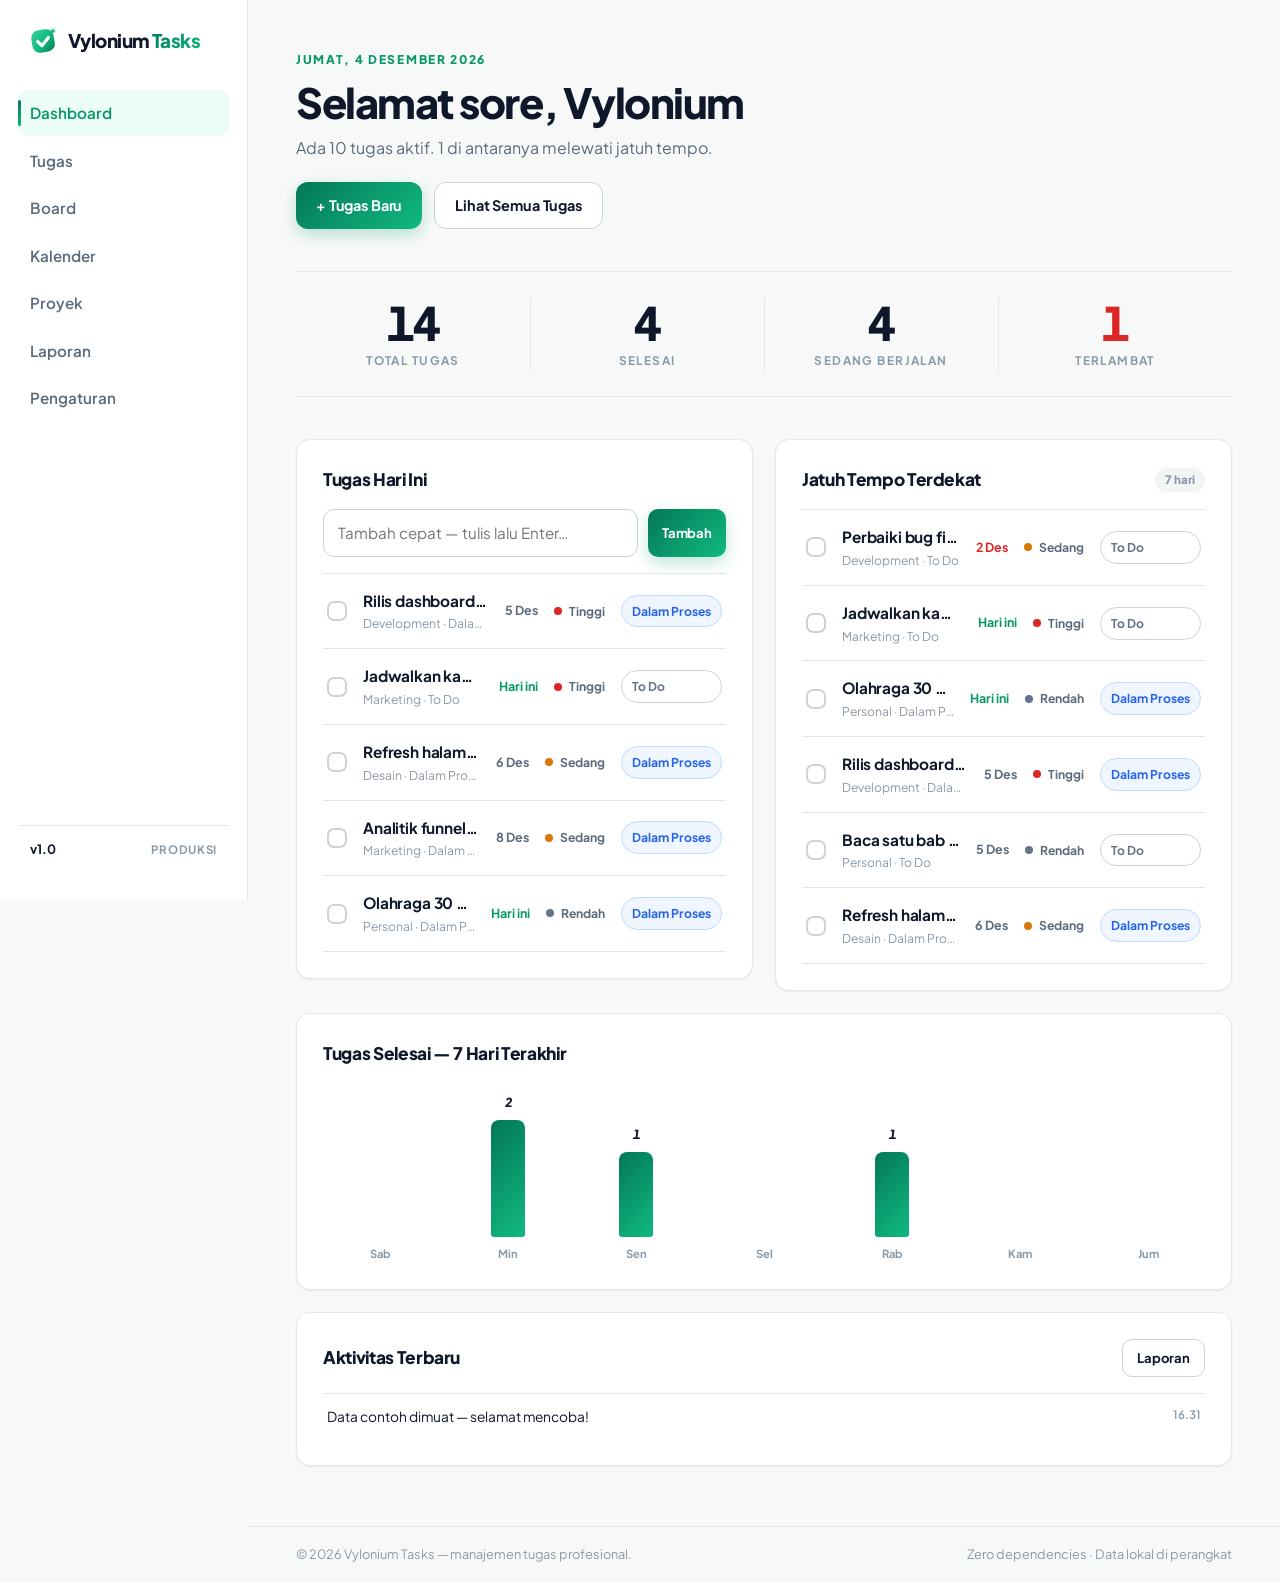
<file: index.html>
<!doctype html>
<html lang="id">
<head>
<meta charset="utf-8">
<meta name="viewport" content="width=device-width,initial-scale=1">
<title>Vylonium Tasks — Dashboard Manajemen Tugas</title>
<meta name="description" content="Aplikasi manajemen tugas profesional: pantau progres, tenggat, dan produktivitas tim kamu secara instan.">
<meta name="theme-color" content="#059669">
<link rel="icon" type="image/svg+xml" href="assets/img/favicon.svg">
<link rel="manifest" href="manifest.webmanifest">
<meta property="og:type" content="website">
<meta property="og:title" content="Vylonium Tasks — Dashboard Manajemen Tugas">
<meta property="og:description" content="Aplikasi manajemen tugas profesional: pantau progres, tenggat, dan produktivitas tim kamu secara instan.">
<meta property="og:url" content="https://muzawwied.github.io/vylonium-tasks/index.html">
<link rel="canonical" href="https://muzawwied.github.io/vylonium-tasks/index.html">
<meta name="robots" content="index,follow">
<link rel="preconnect" href="https://fonts.googleapis.com">
<link rel="preconnect" href="https://fonts.gstatic.com" crossorigin>
<link href="https://fonts.googleapis.com/css2?family=Plus+Jakarta+Sans:wght@400;500;600;700;800&display=swap" rel="stylesheet">
<link rel="stylesheet" href="assets/css/style.css">
</head>
<body data-page="dashboard">
<div class="pre" id="pre"><div class="pre-in"><svg viewBox="0 0 32 32"><defs><linearGradient id="vg" x1="0" y1="0" x2="1" y2="1"><stop offset="0" stop-color="#34D399"/><stop offset=".55" stop-color="#10B981"/><stop offset="1" stop-color="#047857"/></linearGradient><linearGradient id="gg" x1="0" y1="0" x2="0" y2="1"><stop offset="0" stop-color="#6EE7B7"/><stop offset="1" stop-color="#059669"/></linearGradient></defs><g transform="rotate(-10 16 16)"><rect x="4" y="4" width="24" height="24" rx="8" fill="url(#vg)"/></g><path d="M10.4 16.6 14.8 21 21.8 12.2" fill="none" stroke="#fff" stroke-width="3.4" stroke-linecap="round" stroke-linejoin="round"/><circle cx="26.6" cy="5" r="2.3" fill="url(#gg)"/></svg><div class="pre-bar"><i></i></div></div></div>
<div class="app">
<aside class="side" id="side">
  <a class="brand" href="index.html"><svg viewBox="0 0 32 32"><defs><linearGradient id="vg" x1="0" y1="0" x2="1" y2="1"><stop offset="0" stop-color="#34D399"/><stop offset=".55" stop-color="#10B981"/><stop offset="1" stop-color="#047857"/></linearGradient><linearGradient id="gg" x1="0" y1="0" x2="0" y2="1"><stop offset="0" stop-color="#6EE7B7"/><stop offset="1" stop-color="#059669"/></linearGradient></defs><g transform="rotate(-10 16 16)"><rect x="4" y="4" width="24" height="24" rx="8" fill="url(#vg)"/></g><path d="M10.4 16.6 14.8 21 21.8 12.2" fill="none" stroke="#fff" stroke-width="3.4" stroke-linecap="round" stroke-linejoin="round"/><circle cx="26.6" cy="5" r="2.3" fill="url(#gg)"/></svg><span>Vylonium <em>Tasks</em></span></a>
  <nav class="nav">
    <a class="n-link" data-nav="dashboard" href="index.html">Dashboard</a>
    <a class="n-link" data-nav="tasks" href="tasks.html">Tugas</a>
    <a class="n-link" data-nav="board" href="board.html">Board</a>
    <a class="n-link" data-nav="calendar" href="calendar.html">Kalender</a>
    <a class="n-link" data-nav="projects" href="projects.html">Proyek</a>
    <a class="n-link" data-nav="reports" href="reports.html">Laporan</a>
    <a class="n-link" data-nav="settings" href="settings.html">Pengaturan</a>
  </nav>
  <div class="side-foot"><b>v1.0</b><span>Produksi</span></div>
</aside>
<div class="side-veil" id="sideVeil"></div>
<main class="main">
<header class="topbar"><button class="burger" id="burger" aria-label="Buka menu"><i></i></button><span class="t-brand"><svg viewBox="0 0 32 32"><defs><linearGradient id="vg" x1="0" y1="0" x2="1" y2="1"><stop offset="0" stop-color="#34D399"/><stop offset=".55" stop-color="#10B981"/><stop offset="1" stop-color="#047857"/></linearGradient><linearGradient id="gg" x1="0" y1="0" x2="0" y2="1"><stop offset="0" stop-color="#6EE7B7"/><stop offset="1" stop-color="#059669"/></linearGradient></defs><g transform="rotate(-10 16 16)"><rect x="4" y="4" width="24" height="24" rx="8" fill="url(#vg)"/></g><path d="M10.4 16.6 14.8 21 21.8 12.2" fill="none" stroke="#fff" stroke-width="3.4" stroke-linecap="round" stroke-linejoin="round"/><circle cx="26.6" cy="5" r="2.3" fill="url(#gg)"/></svg><span>Vylonium <em>Tasks</em></span></span><span class="t-date"></span></header>
<div class="page">
<section class="page-head reveal">
  <p class="kicker" id="dashDate"></p>
  <h1 id="dashHi">Halo</h1>
  <p class="sub" id="dashSub"></p>
  <div class="actions"><button class="btn primary" id="qAddBtn" type="button">+ Tugas Baru</button><a class="btn ghost" href="tasks.html">Lihat Semua Tugas</a></div>
</section>
<section class="stats reveal d1">
  <div class="stat"><span class="stat-n" id="sTotal">0</span><span class="stat-l">Total Tugas</span></div>
  <div class="stat"><span class="stat-n" id="sDone">0</span><span class="stat-l">Selesai</span></div>
  <div class="stat"><span class="stat-n" id="sDoing">0</span><span class="stat-l">Sedang Berjalan</span></div>
  <div class="stat warn"><span class="stat-n" id="sOver">0</span><span class="stat-l">Terlambat</span></div>
</section>
<div class="dash-grid">
  <section class="panel reveal">
    <div class="panel-head"><h2>Tugas Hari Ini</h2></div>
    <form class="q-add" id="qAdd"><input class="input" id="qInput" placeholder="Tambah cepat — tulis lalu Enter…" maxlength="120" aria-label="Tugas baru"><button class="btn small primary" type="submit">Tambah</button></form>
    <div class="rows" id="todayList"></div>
  </section>
  <section class="panel reveal d1">
    <div class="panel-head"><h2>Jatuh Tempo Terdekat</h2><span class="count-pill">7 hari</span></div>
    <div class="rows" id="dueList"></div>
  </section>
  <section class="panel wide reveal d2">
    <div class="panel-head"><h2>Tugas Selesai — 7 Hari Terakhir</h2></div>
    <div class="bars" id="weekChart"></div>
  </section>
  <section class="panel wide reveal d3">
    <div class="panel-head"><h2>Aktivitas Terbaru</h2><a class="btn small ghost" href="reports.html">Laporan</a></div>
    <div class="rows mini" id="actList"></div>
  </section>
</div>
</div>
<footer class="foot"><span>© 2026 Vylonium Tasks — manajemen tugas profesional.</span><span>Zero dependencies · Data lokal di perangkat</span></footer>
</main>
</div>
<div class="modal" id="mTask" hidden>
  <div class="veil"></div>
  <div class="panel-m" role="dialog" aria-modal="true" aria-labelledby="mTaskTitle">
    <h3 id="mTaskTitle">Tugas Baru</h3>
    <div class="field"><label for="tTitle">Judul</label><input class="input" id="tTitle" placeholder="mis. Rilis fitur baru" maxlength="120"></div>
    <div class="field"><label for="tNotes">Catatan</label><textarea class="input" id="tNotes" placeholder="Detail tambahan…"></textarea></div>
    <div class="form-grid">
      <div class="field"><label for="tProject">Proyek</label><select class="input" id="tProject"></select></div>
      <div class="field"><label for="tDue">Jatuh Tempo</label><input class="input" type="date" id="tDue"></div>
      <div class="field"><label for="tPrio">Prioritas</label><select class="input" id="tPrio"><option value="high">Tinggi</option><option value="med" selected>Sedang</option><option value="low">Rendah</option></select></div>
      <div class="field"><label for="tStatus">Status</label><select class="input" id="tStatus"><option value="todo">To Do</option><option value="doing">Dalam Proses</option><option value="done">Selesai</option></select></div>
      <div class="field"><label for="tRepeat">Berulang</label><select class="input" id="tRepeat"><option value="">Tidak berulang</option><option value="daily">Harian</option><option value="weekly">Mingguan</option></select></div>
      <div class="field full"><label>Subtugas</label>
        <div class="subs" id="subList"></div>
        <div class="sub-add"><input class="input" id="subAddInput" placeholder="Tambah subtugas…"><button class="btn small ghost" id="subAddBtn" type="button">Tambah</button></div>
      </div>
    </div>
    <div class="m-actions">
      <button class="btn danger left" id="tDelete" type="button">Hapus</button>
      <button class="btn ghost" data-close type="button">Batal</button>
      <button class="btn primary" id="tSave" type="button"><span id="tSaveTxt">Buat Tugas</span></button>
    </div>
  </div>
</div>
<div class="modal" id="mConfirm" hidden>
  <div class="veil"></div>
  <div class="panel-m" role="alertdialog" aria-modal="true" style="width:min(430px,100%)">
    <h3 style="margin-bottom:12px">Konfirmasi</h3>
    <p id="confirmMsg" style="color:var(--muted);font-size:.95rem"></p>
    <div class="m-actions"><button class="btn ghost" id="confirmCancel" type="button">Batal</button><button class="btn primary" id="confirmOk" type="button">Ya, lanjutkan</button></div>
  </div>
</div>

<div class="toasts" id="toasts"></div>
<script src="assets/js/app.js"></script>
</body>
</html>
</file>
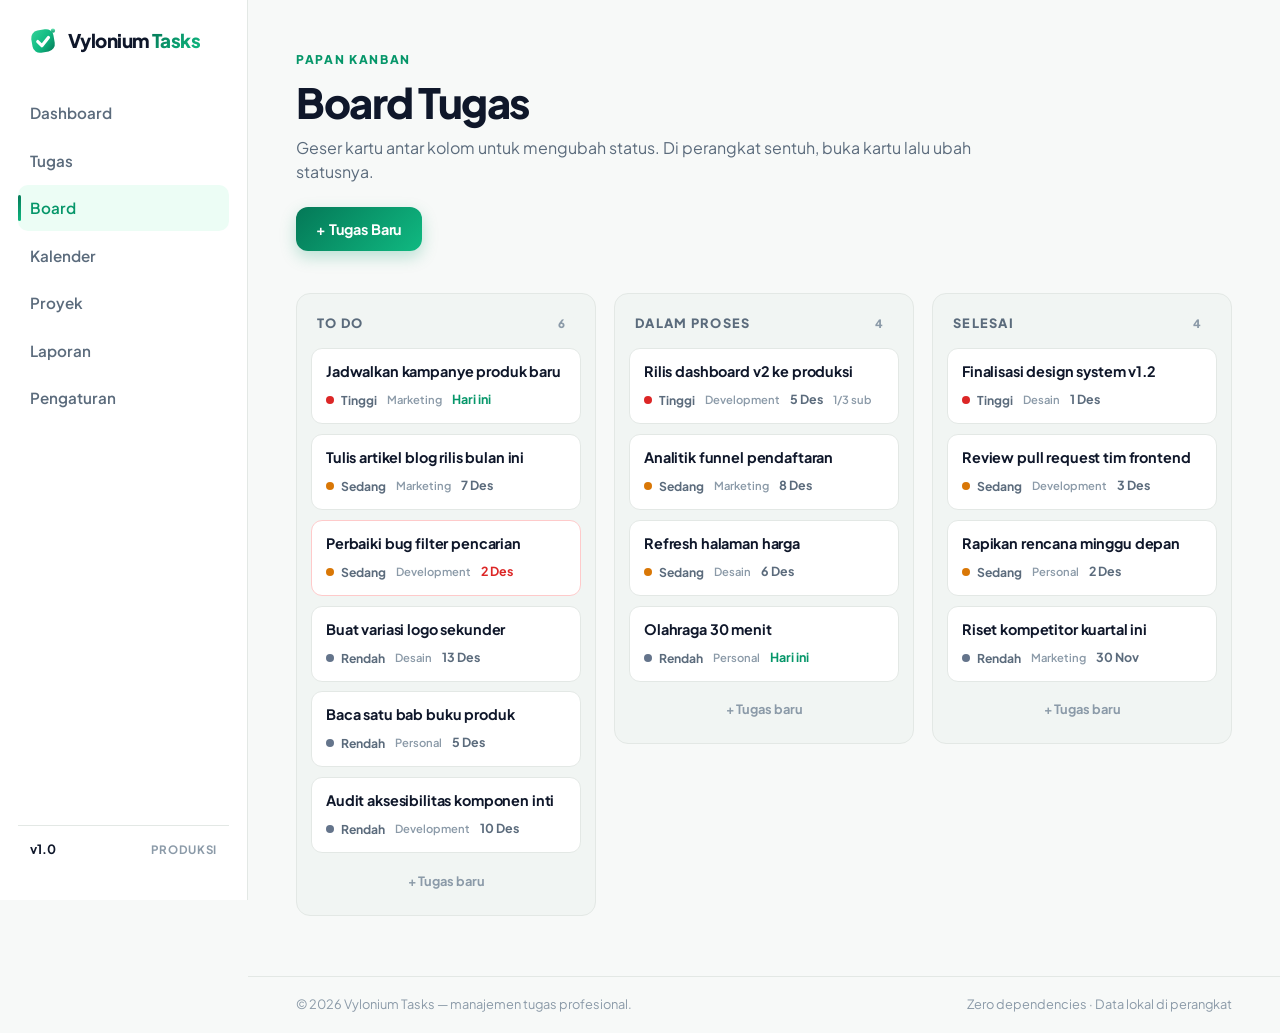
<file: board.html>
<!doctype html>
<html lang="id">
<head>
<meta charset="utf-8">
<meta name="viewport" content="width=device-width,initial-scale=1">
<title>Board Kanban — Vylonium Tasks</title>
<meta name="description" content="Papan kanban untuk memindahkan tugas antar status dengan geser lepas.">
<meta name="theme-color" content="#059669">
<link rel="icon" type="image/svg+xml" href="assets/img/favicon.svg">
<link rel="manifest" href="manifest.webmanifest">
<meta property="og:type" content="website">
<meta property="og:title" content="Board Kanban — Vylonium Tasks">
<meta property="og:description" content="Papan kanban untuk memindahkan tugas antar status dengan geser lepas.">
<meta property="og:url" content="https://muzawwied.github.io/vylonium-tasks/board.html">
<link rel="canonical" href="https://muzawwied.github.io/vylonium-tasks/board.html">
<meta name="robots" content="index,follow">
<link rel="preconnect" href="https://fonts.googleapis.com">
<link rel="preconnect" href="https://fonts.gstatic.com" crossorigin>
<link href="https://fonts.googleapis.com/css2?family=Plus+Jakarta+Sans:wght@400;500;600;700;800&display=swap" rel="stylesheet">
<link rel="stylesheet" href="assets/css/style.css">
</head>
<body data-page="board">
<div class="pre" id="pre"><div class="pre-in"><svg viewBox="0 0 32 32"><defs><linearGradient id="vg" x1="0" y1="0" x2="1" y2="1"><stop offset="0" stop-color="#34D399"/><stop offset=".55" stop-color="#10B981"/><stop offset="1" stop-color="#047857"/></linearGradient><linearGradient id="gg" x1="0" y1="0" x2="0" y2="1"><stop offset="0" stop-color="#6EE7B7"/><stop offset="1" stop-color="#059669"/></linearGradient></defs><g transform="rotate(-10 16 16)"><rect x="4" y="4" width="24" height="24" rx="8" fill="url(#vg)"/></g><path d="M10.4 16.6 14.8 21 21.8 12.2" fill="none" stroke="#fff" stroke-width="3.4" stroke-linecap="round" stroke-linejoin="round"/><circle cx="26.6" cy="5" r="2.3" fill="url(#gg)"/></svg><div class="pre-bar"><i></i></div></div></div>
<div class="app">
<aside class="side" id="side">
  <a class="brand" href="index.html"><svg viewBox="0 0 32 32"><defs><linearGradient id="vg" x1="0" y1="0" x2="1" y2="1"><stop offset="0" stop-color="#34D399"/><stop offset=".55" stop-color="#10B981"/><stop offset="1" stop-color="#047857"/></linearGradient><linearGradient id="gg" x1="0" y1="0" x2="0" y2="1"><stop offset="0" stop-color="#6EE7B7"/><stop offset="1" stop-color="#059669"/></linearGradient></defs><g transform="rotate(-10 16 16)"><rect x="4" y="4" width="24" height="24" rx="8" fill="url(#vg)"/></g><path d="M10.4 16.6 14.8 21 21.8 12.2" fill="none" stroke="#fff" stroke-width="3.4" stroke-linecap="round" stroke-linejoin="round"/><circle cx="26.6" cy="5" r="2.3" fill="url(#gg)"/></svg><span>Vylonium <em>Tasks</em></span></a>
  <nav class="nav">
    <a class="n-link" data-nav="dashboard" href="index.html">Dashboard</a>
    <a class="n-link" data-nav="tasks" href="tasks.html">Tugas</a>
    <a class="n-link" data-nav="board" href="board.html">Board</a>
    <a class="n-link" data-nav="calendar" href="calendar.html">Kalender</a>
    <a class="n-link" data-nav="projects" href="projects.html">Proyek</a>
    <a class="n-link" data-nav="reports" href="reports.html">Laporan</a>
    <a class="n-link" data-nav="settings" href="settings.html">Pengaturan</a>
  </nav>
  <div class="side-foot"><b>v1.0</b><span>Produksi</span></div>
</aside>
<div class="side-veil" id="sideVeil"></div>
<main class="main">
<header class="topbar"><button class="burger" id="burger" aria-label="Buka menu"><i></i></button><span class="t-brand"><svg viewBox="0 0 32 32"><defs><linearGradient id="vg" x1="0" y1="0" x2="1" y2="1"><stop offset="0" stop-color="#34D399"/><stop offset=".55" stop-color="#10B981"/><stop offset="1" stop-color="#047857"/></linearGradient><linearGradient id="gg" x1="0" y1="0" x2="0" y2="1"><stop offset="0" stop-color="#6EE7B7"/><stop offset="1" stop-color="#059669"/></linearGradient></defs><g transform="rotate(-10 16 16)"><rect x="4" y="4" width="24" height="24" rx="8" fill="url(#vg)"/></g><path d="M10.4 16.6 14.8 21 21.8 12.2" fill="none" stroke="#fff" stroke-width="3.4" stroke-linecap="round" stroke-linejoin="round"/><circle cx="26.6" cy="5" r="2.3" fill="url(#gg)"/></svg><span>Vylonium <em>Tasks</em></span></span><span class="t-date"></span></header>
<div class="page">
<section class="page-head reveal">
  <p class="kicker">Papan Kanban</p>
  <h1>Board Tugas</h1>
  <p class="sub">Geser kartu antar kolom untuk mengubah status. Di perangkat sentuh, buka kartu lalu ubah statusnya.</p>
  <div class="actions"><button class="btn primary" id="newTaskBtn2" type="button">+ Tugas Baru</button></div>
</section>
<div class="board reveal d1" id="board"></div>
</div>
<footer class="foot"><span>© 2026 Vylonium Tasks — manajemen tugas profesional.</span><span>Zero dependencies · Data lokal di perangkat</span></footer>
</main>
</div>
<div class="modal" id="mTask" hidden>
  <div class="veil"></div>
  <div class="panel-m" role="dialog" aria-modal="true" aria-labelledby="mTaskTitle">
    <h3 id="mTaskTitle">Tugas Baru</h3>
    <div class="field"><label for="tTitle">Judul</label><input class="input" id="tTitle" placeholder="mis. Rilis fitur baru" maxlength="120"></div>
    <div class="field"><label for="tNotes">Catatan</label><textarea class="input" id="tNotes" placeholder="Detail tambahan…"></textarea></div>
    <div class="form-grid">
      <div class="field"><label for="tProject">Proyek</label><select class="input" id="tProject"></select></div>
      <div class="field"><label for="tDue">Jatuh Tempo</label><input class="input" type="date" id="tDue"></div>
      <div class="field"><label for="tPrio">Prioritas</label><select class="input" id="tPrio"><option value="high">Tinggi</option><option value="med" selected>Sedang</option><option value="low">Rendah</option></select></div>
      <div class="field"><label for="tStatus">Status</label><select class="input" id="tStatus"><option value="todo">To Do</option><option value="doing">Dalam Proses</option><option value="done">Selesai</option></select></div>
      <div class="field"><label for="tRepeat">Berulang</label><select class="input" id="tRepeat"><option value="">Tidak berulang</option><option value="daily">Harian</option><option value="weekly">Mingguan</option></select></div>
      <div class="field full"><label>Subtugas</label>
        <div class="subs" id="subList"></div>
        <div class="sub-add"><input class="input" id="subAddInput" placeholder="Tambah subtugas…"><button class="btn small ghost" id="subAddBtn" type="button">Tambah</button></div>
      </div>
    </div>
    <div class="m-actions">
      <button class="btn danger left" id="tDelete" type="button">Hapus</button>
      <button class="btn ghost" data-close type="button">Batal</button>
      <button class="btn primary" id="tSave" type="button"><span id="tSaveTxt">Buat Tugas</span></button>
    </div>
  </div>
</div>
<div class="modal" id="mConfirm" hidden>
  <div class="veil"></div>
  <div class="panel-m" role="alertdialog" aria-modal="true" style="width:min(430px,100%)">
    <h3 style="margin-bottom:12px">Konfirmasi</h3>
    <p id="confirmMsg" style="color:var(--muted);font-size:.95rem"></p>
    <div class="m-actions"><button class="btn ghost" id="confirmCancel" type="button">Batal</button><button class="btn primary" id="confirmOk" type="button">Ya, lanjutkan</button></div>
  </div>
</div>

<div class="toasts" id="toasts"></div>
<script src="assets/js/app.js"></script>
</body>
</html>
</file>
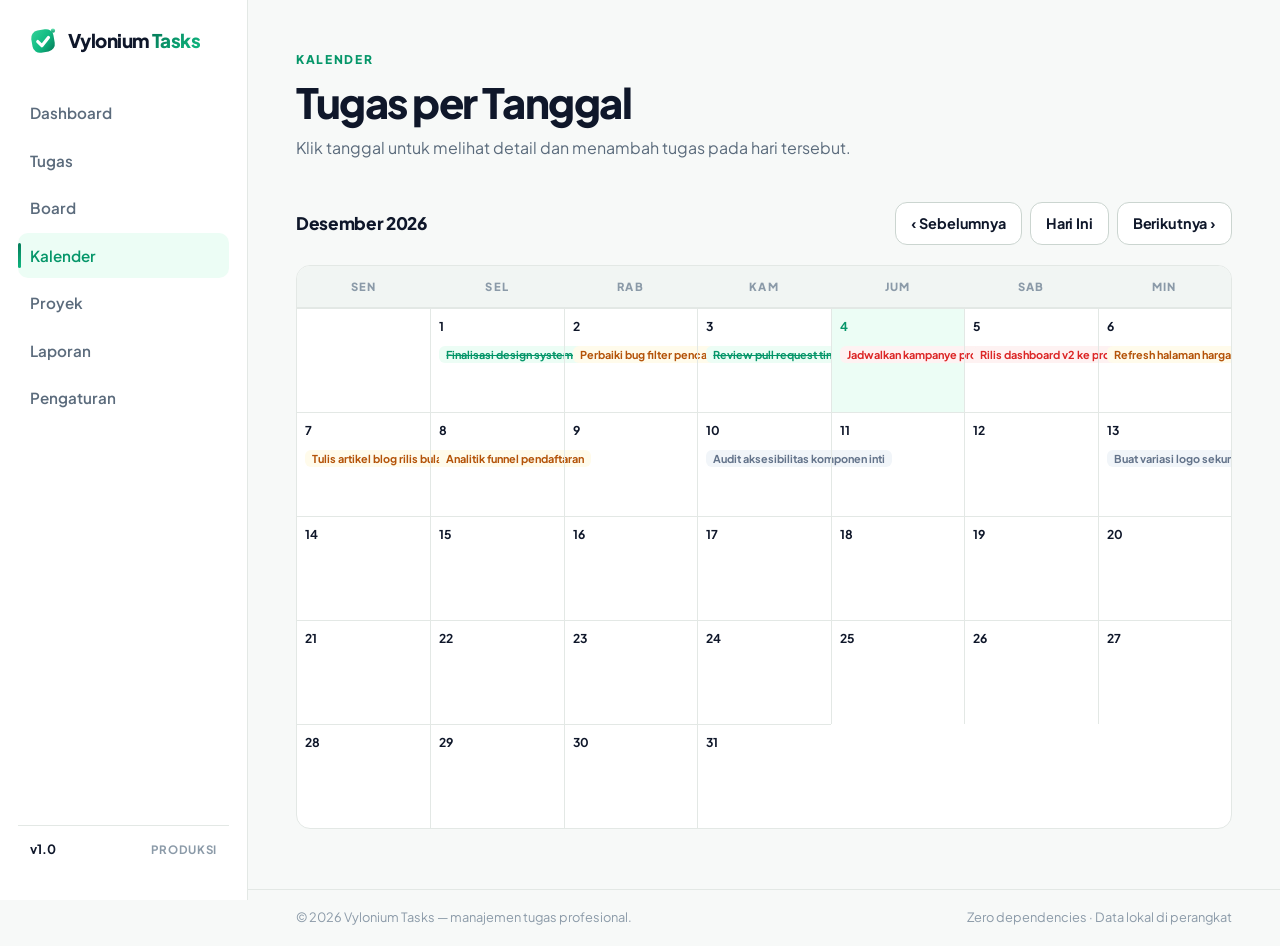
<file: calendar.html>
<!doctype html>
<html lang="id">
<head>
<meta charset="utf-8">
<meta name="viewport" content="width=device-width,initial-scale=1">
<title>Kalender Tugas — Vylonium Tasks</title>
<meta name="description" content="Lihat dan kelola tugas per tanggal dalam tampilan kalender bulanan.">
<meta name="theme-color" content="#059669">
<link rel="icon" type="image/svg+xml" href="assets/img/favicon.svg">
<link rel="manifest" href="manifest.webmanifest">
<meta property="og:type" content="website">
<meta property="og:title" content="Kalender Tugas — Vylonium Tasks">
<meta property="og:description" content="Lihat dan kelola tugas per tanggal dalam tampilan kalender bulanan.">
<meta property="og:url" content="https://muzawwied.github.io/vylonium-tasks/calendar.html">
<link rel="canonical" href="https://muzawwied.github.io/vylonium-tasks/calendar.html">
<meta name="robots" content="index,follow">
<link rel="preconnect" href="https://fonts.googleapis.com">
<link rel="preconnect" href="https://fonts.gstatic.com" crossorigin>
<link href="https://fonts.googleapis.com/css2?family=Plus+Jakarta+Sans:wght@400;500;600;700;800&display=swap" rel="stylesheet">
<link rel="stylesheet" href="assets/css/style.css">
</head>
<body data-page="calendar">
<div class="pre" id="pre"><div class="pre-in"><svg viewBox="0 0 32 32"><defs><linearGradient id="vg" x1="0" y1="0" x2="1" y2="1"><stop offset="0" stop-color="#34D399"/><stop offset=".55" stop-color="#10B981"/><stop offset="1" stop-color="#047857"/></linearGradient><linearGradient id="gg" x1="0" y1="0" x2="0" y2="1"><stop offset="0" stop-color="#6EE7B7"/><stop offset="1" stop-color="#059669"/></linearGradient></defs><g transform="rotate(-10 16 16)"><rect x="4" y="4" width="24" height="24" rx="8" fill="url(#vg)"/></g><path d="M10.4 16.6 14.8 21 21.8 12.2" fill="none" stroke="#fff" stroke-width="3.4" stroke-linecap="round" stroke-linejoin="round"/><circle cx="26.6" cy="5" r="2.3" fill="url(#gg)"/></svg><div class="pre-bar"><i></i></div></div></div>
<div class="app">
<aside class="side" id="side">
  <a class="brand" href="index.html"><svg viewBox="0 0 32 32"><defs><linearGradient id="vg" x1="0" y1="0" x2="1" y2="1"><stop offset="0" stop-color="#34D399"/><stop offset=".55" stop-color="#10B981"/><stop offset="1" stop-color="#047857"/></linearGradient><linearGradient id="gg" x1="0" y1="0" x2="0" y2="1"><stop offset="0" stop-color="#6EE7B7"/><stop offset="1" stop-color="#059669"/></linearGradient></defs><g transform="rotate(-10 16 16)"><rect x="4" y="4" width="24" height="24" rx="8" fill="url(#vg)"/></g><path d="M10.4 16.6 14.8 21 21.8 12.2" fill="none" stroke="#fff" stroke-width="3.4" stroke-linecap="round" stroke-linejoin="round"/><circle cx="26.6" cy="5" r="2.3" fill="url(#gg)"/></svg><span>Vylonium <em>Tasks</em></span></a>
  <nav class="nav">
    <a class="n-link" data-nav="dashboard" href="index.html">Dashboard</a>
    <a class="n-link" data-nav="tasks" href="tasks.html">Tugas</a>
    <a class="n-link" data-nav="board" href="board.html">Board</a>
    <a class="n-link" data-nav="calendar" href="calendar.html">Kalender</a>
    <a class="n-link" data-nav="projects" href="projects.html">Proyek</a>
    <a class="n-link" data-nav="reports" href="reports.html">Laporan</a>
    <a class="n-link" data-nav="settings" href="settings.html">Pengaturan</a>
  </nav>
  <div class="side-foot"><b>v1.0</b><span>Produksi</span></div>
</aside>
<div class="side-veil" id="sideVeil"></div>
<main class="main">
<header class="topbar"><button class="burger" id="burger" aria-label="Buka menu"><i></i></button><span class="t-brand"><svg viewBox="0 0 32 32"><defs><linearGradient id="vg" x1="0" y1="0" x2="1" y2="1"><stop offset="0" stop-color="#34D399"/><stop offset=".55" stop-color="#10B981"/><stop offset="1" stop-color="#047857"/></linearGradient><linearGradient id="gg" x1="0" y1="0" x2="0" y2="1"><stop offset="0" stop-color="#6EE7B7"/><stop offset="1" stop-color="#059669"/></linearGradient></defs><g transform="rotate(-10 16 16)"><rect x="4" y="4" width="24" height="24" rx="8" fill="url(#vg)"/></g><path d="M10.4 16.6 14.8 21 21.8 12.2" fill="none" stroke="#fff" stroke-width="3.4" stroke-linecap="round" stroke-linejoin="round"/><circle cx="26.6" cy="5" r="2.3" fill="url(#gg)"/></svg><span>Vylonium <em>Tasks</em></span></span><span class="t-date"></span></header>
<div class="page">
<section class="page-head reveal">
  <p class="kicker">Kalender</p>
  <h1>Tugas per Tanggal</h1>
  <p class="sub">Klik tanggal untuk melihat detail dan menambah tugas pada hari tersebut.</p>
</section>
<div class="cal-head reveal d1">
  <h2 id="calTitle"></h2>
  <div class="cal-nav">
    <button class="btn ghost" id="calPrev" type="button">‹ Sebelumnya</button>
    <button class="btn ghost today-btn" id="calToday" type="button">Hari Ini</button>
    <button class="btn ghost" id="calNext" type="button">Berikutnya ›</button>
  </div>
</div>
<div class="cal reveal d1" id="cal"></div>
</div>
<footer class="foot"><span>© 2026 Vylonium Tasks — manajemen tugas profesional.</span><span>Zero dependencies · Data lokal di perangkat</span></footer>
</main>
</div>
<div class="modal" id="mTask" hidden>
  <div class="veil"></div>
  <div class="panel-m" role="dialog" aria-modal="true" aria-labelledby="mTaskTitle">
    <h3 id="mTaskTitle">Tugas Baru</h3>
    <div class="field"><label for="tTitle">Judul</label><input class="input" id="tTitle" placeholder="mis. Rilis fitur baru" maxlength="120"></div>
    <div class="field"><label for="tNotes">Catatan</label><textarea class="input" id="tNotes" placeholder="Detail tambahan…"></textarea></div>
    <div class="form-grid">
      <div class="field"><label for="tProject">Proyek</label><select class="input" id="tProject"></select></div>
      <div class="field"><label for="tDue">Jatuh Tempo</label><input class="input" type="date" id="tDue"></div>
      <div class="field"><label for="tPrio">Prioritas</label><select class="input" id="tPrio"><option value="high">Tinggi</option><option value="med" selected>Sedang</option><option value="low">Rendah</option></select></div>
      <div class="field"><label for="tStatus">Status</label><select class="input" id="tStatus"><option value="todo">To Do</option><option value="doing">Dalam Proses</option><option value="done">Selesai</option></select></div>
      <div class="field"><label for="tRepeat">Berulang</label><select class="input" id="tRepeat"><option value="">Tidak berulang</option><option value="daily">Harian</option><option value="weekly">Mingguan</option></select></div>
      <div class="field full"><label>Subtugas</label>
        <div class="subs" id="subList"></div>
        <div class="sub-add"><input class="input" id="subAddInput" placeholder="Tambah subtugas…"><button class="btn small ghost" id="subAddBtn" type="button">Tambah</button></div>
      </div>
    </div>
    <div class="m-actions">
      <button class="btn danger left" id="tDelete" type="button">Hapus</button>
      <button class="btn ghost" data-close type="button">Batal</button>
      <button class="btn primary" id="tSave" type="button"><span id="tSaveTxt">Buat Tugas</span></button>
    </div>
  </div>
</div>
<div class="modal" id="mConfirm" hidden>
  <div class="veil"></div>
  <div class="panel-m" role="alertdialog" aria-modal="true" style="width:min(430px,100%)">
    <h3 style="margin-bottom:12px">Konfirmasi</h3>
    <p id="confirmMsg" style="color:var(--muted);font-size:.95rem"></p>
    <div class="m-actions"><button class="btn ghost" id="confirmCancel" type="button">Batal</button><button class="btn primary" id="confirmOk" type="button">Ya, lanjutkan</button></div>
  </div>
</div>
<div class="modal" id="mDay" hidden>
  <div class="veil"></div>
  <div class="panel-m" role="dialog" aria-modal="true">
    <div class="panel-head" style="margin-bottom:12px"><h3 id="dayTitle" style="margin:0;font-size:1.25rem;font-weight:800"></h3><button class="btn small primary" id="dayAdd" type="button">+ Tugas</button></div>
    <div class="rows" id="dayList"></div>
    <div class="m-actions"><button class="btn ghost" data-close type="button">Tutup</button></div>
  </div>
</div>
<div class="toasts" id="toasts"></div>
<script src="assets/js/app.js"></script>
</body>
</html>
</file>
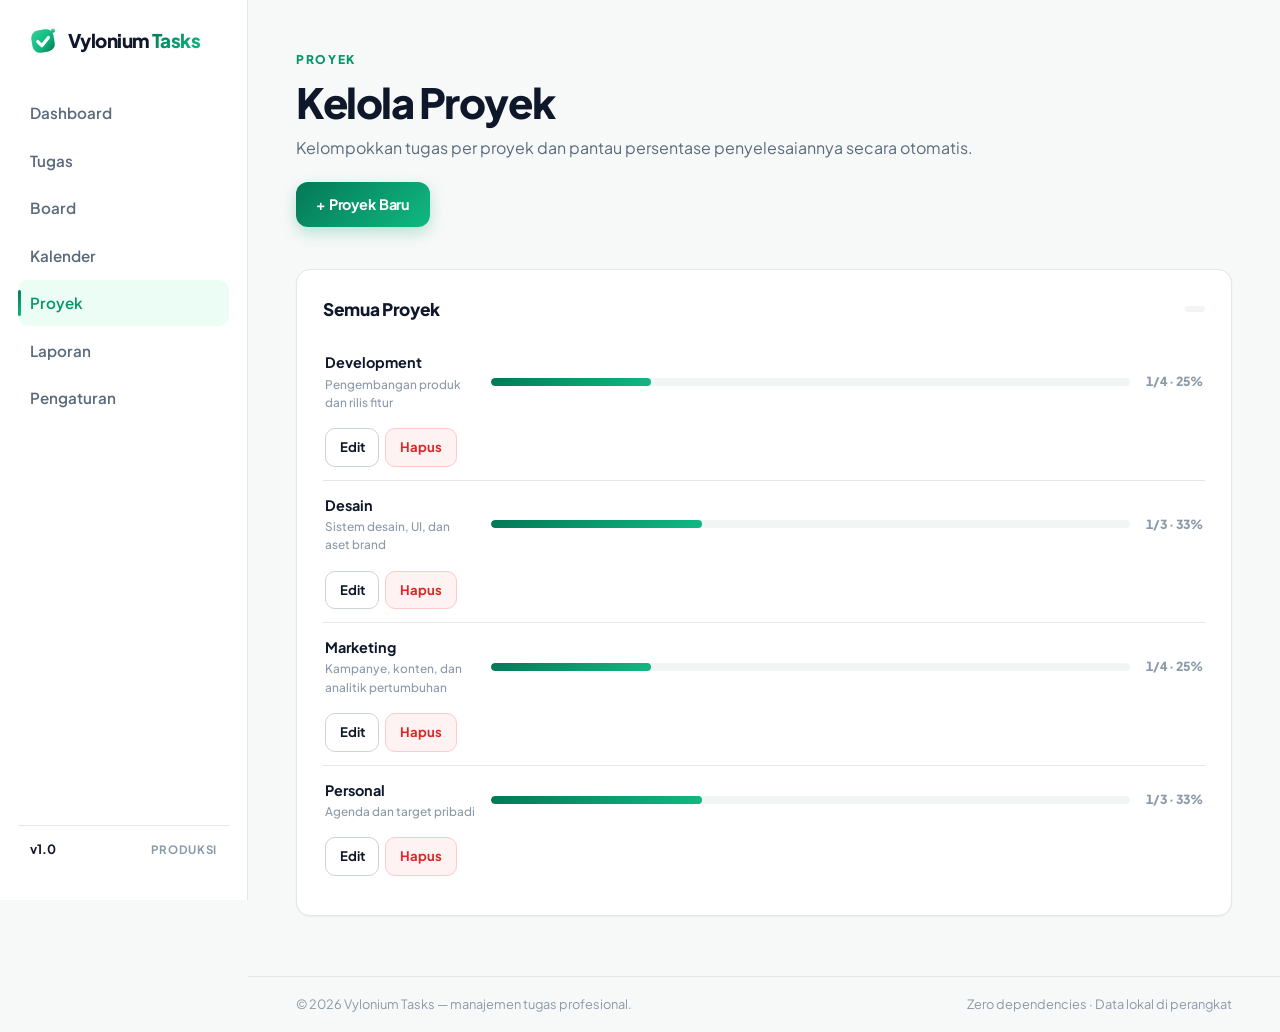
<file: projects.html>
<!doctype html>
<html lang="id">
<head>
<meta charset="utf-8">
<meta name="viewport" content="width=device-width,initial-scale=1">
<title>Proyek — Vylonium Tasks</title>
<meta name="description" content="Kelola proyek dan pantau progres penyelesaian tugas setiap proyek.">
<meta name="theme-color" content="#059669">
<link rel="icon" type="image/svg+xml" href="assets/img/favicon.svg">
<link rel="manifest" href="manifest.webmanifest">
<meta property="og:type" content="website">
<meta property="og:title" content="Proyek — Vylonium Tasks">
<meta property="og:description" content="Kelola proyek dan pantau progres penyelesaian tugas setiap proyek.">
<meta property="og:url" content="https://muzawwied.github.io/vylonium-tasks/projects.html">
<link rel="canonical" href="https://muzawwied.github.io/vylonium-tasks/projects.html">
<meta name="robots" content="index,follow">
<link rel="preconnect" href="https://fonts.googleapis.com">
<link rel="preconnect" href="https://fonts.gstatic.com" crossorigin>
<link href="https://fonts.googleapis.com/css2?family=Plus+Jakarta+Sans:wght@400;500;600;700;800&display=swap" rel="stylesheet">
<link rel="stylesheet" href="assets/css/style.css">
</head>
<body data-page="projects">
<div class="pre" id="pre"><div class="pre-in"><svg viewBox="0 0 32 32"><defs><linearGradient id="vg" x1="0" y1="0" x2="1" y2="1"><stop offset="0" stop-color="#34D399"/><stop offset=".55" stop-color="#10B981"/><stop offset="1" stop-color="#047857"/></linearGradient><linearGradient id="gg" x1="0" y1="0" x2="0" y2="1"><stop offset="0" stop-color="#6EE7B7"/><stop offset="1" stop-color="#059669"/></linearGradient></defs><g transform="rotate(-10 16 16)"><rect x="4" y="4" width="24" height="24" rx="8" fill="url(#vg)"/></g><path d="M10.4 16.6 14.8 21 21.8 12.2" fill="none" stroke="#fff" stroke-width="3.4" stroke-linecap="round" stroke-linejoin="round"/><circle cx="26.6" cy="5" r="2.3" fill="url(#gg)"/></svg><div class="pre-bar"><i></i></div></div></div>
<div class="app">
<aside class="side" id="side">
  <a class="brand" href="index.html"><svg viewBox="0 0 32 32"><defs><linearGradient id="vg" x1="0" y1="0" x2="1" y2="1"><stop offset="0" stop-color="#34D399"/><stop offset=".55" stop-color="#10B981"/><stop offset="1" stop-color="#047857"/></linearGradient><linearGradient id="gg" x1="0" y1="0" x2="0" y2="1"><stop offset="0" stop-color="#6EE7B7"/><stop offset="1" stop-color="#059669"/></linearGradient></defs><g transform="rotate(-10 16 16)"><rect x="4" y="4" width="24" height="24" rx="8" fill="url(#vg)"/></g><path d="M10.4 16.6 14.8 21 21.8 12.2" fill="none" stroke="#fff" stroke-width="3.4" stroke-linecap="round" stroke-linejoin="round"/><circle cx="26.6" cy="5" r="2.3" fill="url(#gg)"/></svg><span>Vylonium <em>Tasks</em></span></a>
  <nav class="nav">
    <a class="n-link" data-nav="dashboard" href="index.html">Dashboard</a>
    <a class="n-link" data-nav="tasks" href="tasks.html">Tugas</a>
    <a class="n-link" data-nav="board" href="board.html">Board</a>
    <a class="n-link" data-nav="calendar" href="calendar.html">Kalender</a>
    <a class="n-link" data-nav="projects" href="projects.html">Proyek</a>
    <a class="n-link" data-nav="reports" href="reports.html">Laporan</a>
    <a class="n-link" data-nav="settings" href="settings.html">Pengaturan</a>
  </nav>
  <div class="side-foot"><b>v1.0</b><span>Produksi</span></div>
</aside>
<div class="side-veil" id="sideVeil"></div>
<main class="main">
<header class="topbar"><button class="burger" id="burger" aria-label="Buka menu"><i></i></button><span class="t-brand"><svg viewBox="0 0 32 32"><defs><linearGradient id="vg" x1="0" y1="0" x2="1" y2="1"><stop offset="0" stop-color="#34D399"/><stop offset=".55" stop-color="#10B981"/><stop offset="1" stop-color="#047857"/></linearGradient><linearGradient id="gg" x1="0" y1="0" x2="0" y2="1"><stop offset="0" stop-color="#6EE7B7"/><stop offset="1" stop-color="#059669"/></linearGradient></defs><g transform="rotate(-10 16 16)"><rect x="4" y="4" width="24" height="24" rx="8" fill="url(#vg)"/></g><path d="M10.4 16.6 14.8 21 21.8 12.2" fill="none" stroke="#fff" stroke-width="3.4" stroke-linecap="round" stroke-linejoin="round"/><circle cx="26.6" cy="5" r="2.3" fill="url(#gg)"/></svg><span>Vylonium <em>Tasks</em></span></span><span class="t-date"></span></header>
<div class="page">
<section class="page-head reveal">
  <p class="kicker">Proyek</p>
  <h1>Kelola Proyek</h1>
  <p class="sub">Kelompokkan tugas per proyek dan pantau persentase penyelesaiannya secara otomatis.</p>
  <div class="actions"><button class="btn primary" id="newProjBtn" type="button">+ Proyek Baru</button></div>
</section>
<section class="panel reveal d1">
  <div class="panel-head"><h2>Semua Proyek</h2><span class="count-pill" id="projCount"></span></div>
  <div id="projList"></div>
</section>
</div>
<footer class="foot"><span>© 2026 Vylonium Tasks — manajemen tugas profesional.</span><span>Zero dependencies · Data lokal di perangkat</span></footer>
</main>
</div>
<div class="modal" id="mTask" hidden>
  <div class="veil"></div>
  <div class="panel-m" role="dialog" aria-modal="true" aria-labelledby="mTaskTitle">
    <h3 id="mTaskTitle">Tugas Baru</h3>
    <div class="field"><label for="tTitle">Judul</label><input class="input" id="tTitle" placeholder="mis. Rilis fitur baru" maxlength="120"></div>
    <div class="field"><label for="tNotes">Catatan</label><textarea class="input" id="tNotes" placeholder="Detail tambahan…"></textarea></div>
    <div class="form-grid">
      <div class="field"><label for="tProject">Proyek</label><select class="input" id="tProject"></select></div>
      <div class="field"><label for="tDue">Jatuh Tempo</label><input class="input" type="date" id="tDue"></div>
      <div class="field"><label for="tPrio">Prioritas</label><select class="input" id="tPrio"><option value="high">Tinggi</option><option value="med" selected>Sedang</option><option value="low">Rendah</option></select></div>
      <div class="field"><label for="tStatus">Status</label><select class="input" id="tStatus"><option value="todo">To Do</option><option value="doing">Dalam Proses</option><option value="done">Selesai</option></select></div>
      <div class="field"><label for="tRepeat">Berulang</label><select class="input" id="tRepeat"><option value="">Tidak berulang</option><option value="daily">Harian</option><option value="weekly">Mingguan</option></select></div>
      <div class="field full"><label>Subtugas</label>
        <div class="subs" id="subList"></div>
        <div class="sub-add"><input class="input" id="subAddInput" placeholder="Tambah subtugas…"><button class="btn small ghost" id="subAddBtn" type="button">Tambah</button></div>
      </div>
    </div>
    <div class="m-actions">
      <button class="btn danger left" id="tDelete" type="button">Hapus</button>
      <button class="btn ghost" data-close type="button">Batal</button>
      <button class="btn primary" id="tSave" type="button"><span id="tSaveTxt">Buat Tugas</span></button>
    </div>
  </div>
</div>
<div class="modal" id="mConfirm" hidden>
  <div class="veil"></div>
  <div class="panel-m" role="alertdialog" aria-modal="true" style="width:min(430px,100%)">
    <h3 style="margin-bottom:12px">Konfirmasi</h3>
    <p id="confirmMsg" style="color:var(--muted);font-size:.95rem"></p>
    <div class="m-actions"><button class="btn ghost" id="confirmCancel" type="button">Batal</button><button class="btn primary" id="confirmOk" type="button">Ya, lanjutkan</button></div>
  </div>
</div>
<div class="modal" id="mProj" hidden>
  <div class="veil"></div>
  <div class="panel-m" role="dialog" aria-modal="true">
    <h3 id="mProjTitle">Proyek Baru</h3>
    <div class="field"><label for="pName">Nama Proyek</label><input class="input" id="pName" maxlength="60" placeholder="mis. Rilis Q3"></div>
    <div class="field"><label for="pDesc">Deskripsi</label><textarea class="input" id="pDesc" placeholder="Ringkas proyek ini…"></textarea></div>
    <div class="m-actions"><button class="btn ghost" data-close type="button">Batal</button><button class="btn primary" id="pSave" type="button">Simpan</button></div>
  </div>
</div>
<div class="toasts" id="toasts"></div>
<script src="assets/js/app.js"></script>
</body>
</html>
</file>
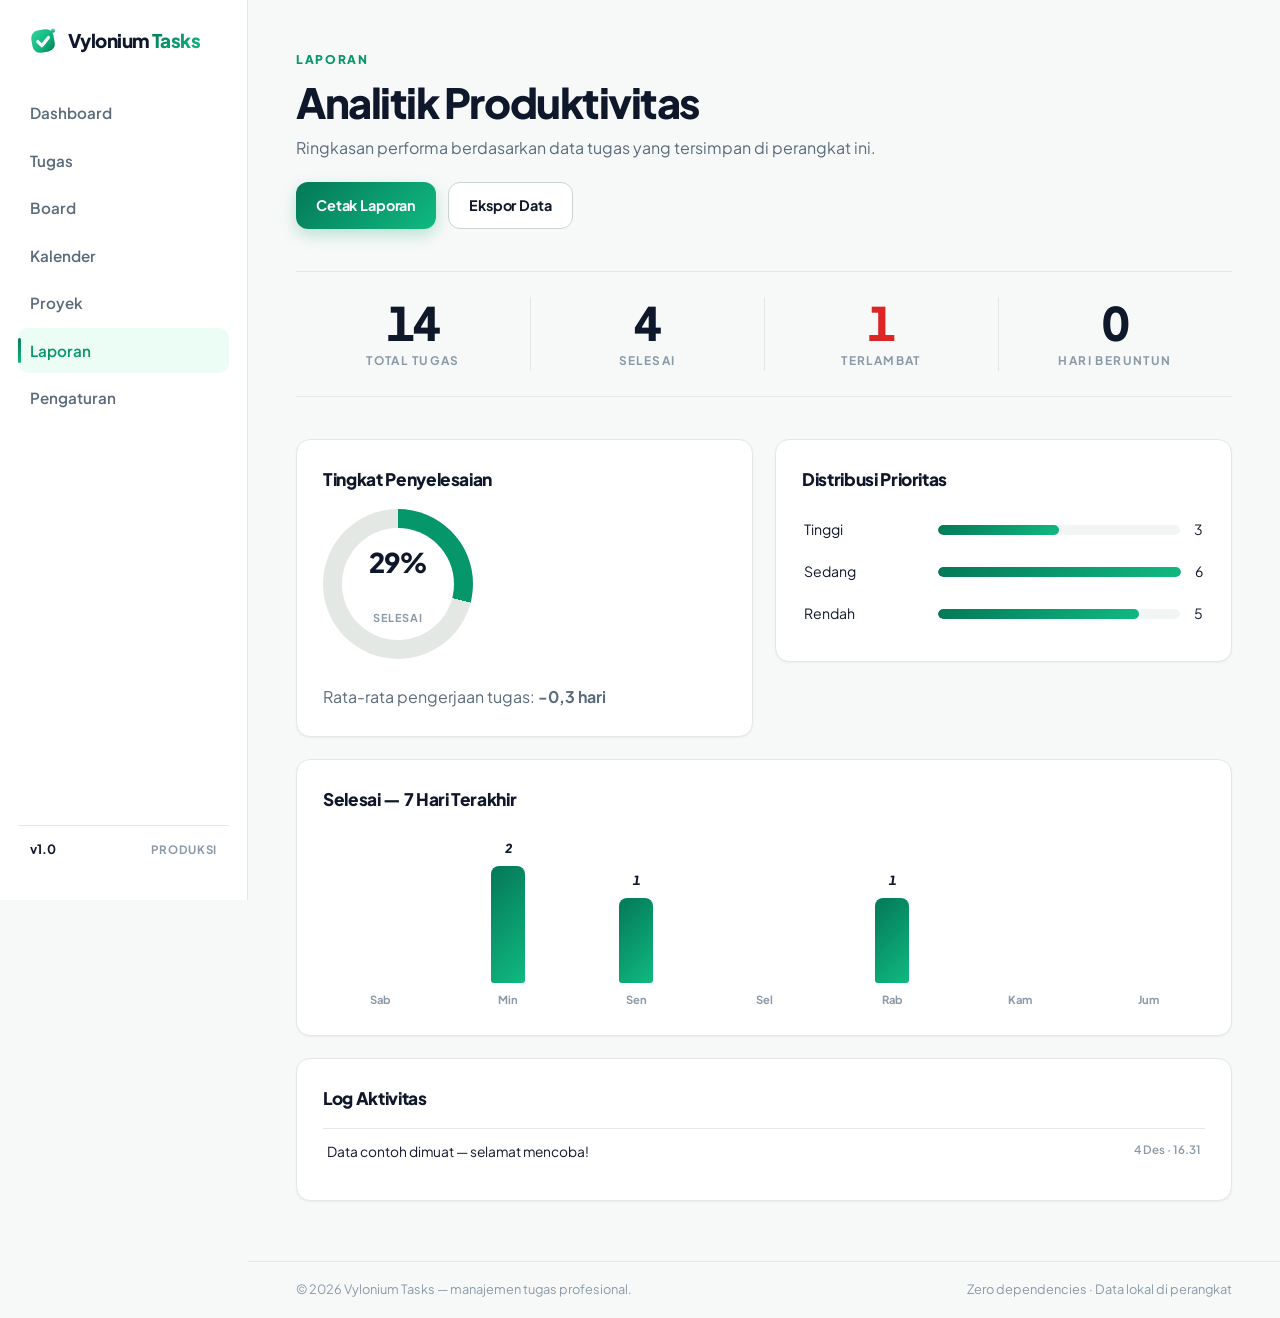
<file: reports.html>
<!doctype html>
<html lang="id">
<head>
<meta charset="utf-8">
<meta name="viewport" content="width=device-width,initial-scale=1">
<title>Laporan & Analitik — Vylonium Tasks</title>
<meta name="description" content="Analitik produktivitas: tingkat penyelesaian, distribusi prioritas, dan tren 7 hari.">
<meta name="theme-color" content="#059669">
<link rel="icon" type="image/svg+xml" href="assets/img/favicon.svg">
<link rel="manifest" href="manifest.webmanifest">
<meta property="og:type" content="website">
<meta property="og:title" content="Laporan & Analitik — Vylonium Tasks">
<meta property="og:description" content="Analitik produktivitas: tingkat penyelesaian, distribusi prioritas, dan tren 7 hari.">
<meta property="og:url" content="https://muzawwied.github.io/vylonium-tasks/reports.html">
<link rel="canonical" href="https://muzawwied.github.io/vylonium-tasks/reports.html">
<meta name="robots" content="index,follow">
<link rel="preconnect" href="https://fonts.googleapis.com">
<link rel="preconnect" href="https://fonts.gstatic.com" crossorigin>
<link href="https://fonts.googleapis.com/css2?family=Plus+Jakarta+Sans:wght@400;500;600;700;800&display=swap" rel="stylesheet">
<link rel="stylesheet" href="assets/css/style.css">
</head>
<body data-page="reports">
<div class="pre" id="pre"><div class="pre-in"><svg viewBox="0 0 32 32"><defs><linearGradient id="vg" x1="0" y1="0" x2="1" y2="1"><stop offset="0" stop-color="#34D399"/><stop offset=".55" stop-color="#10B981"/><stop offset="1" stop-color="#047857"/></linearGradient><linearGradient id="gg" x1="0" y1="0" x2="0" y2="1"><stop offset="0" stop-color="#6EE7B7"/><stop offset="1" stop-color="#059669"/></linearGradient></defs><g transform="rotate(-10 16 16)"><rect x="4" y="4" width="24" height="24" rx="8" fill="url(#vg)"/></g><path d="M10.4 16.6 14.8 21 21.8 12.2" fill="none" stroke="#fff" stroke-width="3.4" stroke-linecap="round" stroke-linejoin="round"/><circle cx="26.6" cy="5" r="2.3" fill="url(#gg)"/></svg><div class="pre-bar"><i></i></div></div></div>
<div class="app">
<aside class="side" id="side">
  <a class="brand" href="index.html"><svg viewBox="0 0 32 32"><defs><linearGradient id="vg" x1="0" y1="0" x2="1" y2="1"><stop offset="0" stop-color="#34D399"/><stop offset=".55" stop-color="#10B981"/><stop offset="1" stop-color="#047857"/></linearGradient><linearGradient id="gg" x1="0" y1="0" x2="0" y2="1"><stop offset="0" stop-color="#6EE7B7"/><stop offset="1" stop-color="#059669"/></linearGradient></defs><g transform="rotate(-10 16 16)"><rect x="4" y="4" width="24" height="24" rx="8" fill="url(#vg)"/></g><path d="M10.4 16.6 14.8 21 21.8 12.2" fill="none" stroke="#fff" stroke-width="3.4" stroke-linecap="round" stroke-linejoin="round"/><circle cx="26.6" cy="5" r="2.3" fill="url(#gg)"/></svg><span>Vylonium <em>Tasks</em></span></a>
  <nav class="nav">
    <a class="n-link" data-nav="dashboard" href="index.html">Dashboard</a>
    <a class="n-link" data-nav="tasks" href="tasks.html">Tugas</a>
    <a class="n-link" data-nav="board" href="board.html">Board</a>
    <a class="n-link" data-nav="calendar" href="calendar.html">Kalender</a>
    <a class="n-link" data-nav="projects" href="projects.html">Proyek</a>
    <a class="n-link" data-nav="reports" href="reports.html">Laporan</a>
    <a class="n-link" data-nav="settings" href="settings.html">Pengaturan</a>
  </nav>
  <div class="side-foot"><b>v1.0</b><span>Produksi</span></div>
</aside>
<div class="side-veil" id="sideVeil"></div>
<main class="main">
<header class="topbar"><button class="burger" id="burger" aria-label="Buka menu"><i></i></button><span class="t-brand"><svg viewBox="0 0 32 32"><defs><linearGradient id="vg" x1="0" y1="0" x2="1" y2="1"><stop offset="0" stop-color="#34D399"/><stop offset=".55" stop-color="#10B981"/><stop offset="1" stop-color="#047857"/></linearGradient><linearGradient id="gg" x1="0" y1="0" x2="0" y2="1"><stop offset="0" stop-color="#6EE7B7"/><stop offset="1" stop-color="#059669"/></linearGradient></defs><g transform="rotate(-10 16 16)"><rect x="4" y="4" width="24" height="24" rx="8" fill="url(#vg)"/></g><path d="M10.4 16.6 14.8 21 21.8 12.2" fill="none" stroke="#fff" stroke-width="3.4" stroke-linecap="round" stroke-linejoin="round"/><circle cx="26.6" cy="5" r="2.3" fill="url(#gg)"/></svg><span>Vylonium <em>Tasks</em></span></span><span class="t-date"></span></header>
<div class="page">
<section class="page-head reveal">
  <p class="kicker">Laporan</p>
  <h1>Analitik Produktivitas</h1>
  <p class="sub">Ringkasan performa berdasarkan data tugas yang tersimpan di perangkat ini.</p>
  <div class="actions"><button class="btn primary" id="printBtn" type="button">Cetak Laporan</button><a class="btn ghost" href="settings.html">Ekspor Data</a></div>
</section>
<section class="stats reveal d1">
  <div class="stat"><span class="stat-n" id="rTotal">0</span><span class="stat-l">Total Tugas</span></div>
  <div class="stat"><span class="stat-n" id="rDone">0</span><span class="stat-l">Selesai</span></div>
  <div class="stat warn"><span class="stat-n" id="rOver">0</span><span class="stat-l">Terlambat</span></div>
  <div class="stat"><span class="stat-n" id="rStreak">0</span><span class="stat-l">Hari Beruntun</span></div>
</section>
<div class="dash-grid">
  <section class="panel reveal d1">
    <div class="panel-head"><h2>Tingkat Penyelesaian</h2></div>
    <div class="donut-wrap">
      <div class="donut" id="rDonut"><div class="donut-in"><b id="rDonutVal">0%</b><span>selesai</span></div></div>
      <p class="sub" style="margin:0">Rata-rata pengerjaan tugas: <b id="rAvg">—</b></p>
    </div>
  </section>
  <section class="panel reveal d2">
    <div class="panel-head"><h2>Distribusi Prioritas</h2></div>
    <div id="prioDist"></div>
  </section>
  <section class="panel wide reveal d3">
    <div class="panel-head"><h2>Selesai — 7 Hari Terakhir</h2></div>
    <div class="bars" id="rWeek"></div>
  </section>
  <section class="panel wide reveal d3">
    <div class="panel-head"><h2>Log Aktivitas</h2></div>
    <div class="rows mini" id="rAct"></div>
  </section>
</div>
</div>
<footer class="foot"><span>© 2026 Vylonium Tasks — manajemen tugas profesional.</span><span>Zero dependencies · Data lokal di perangkat</span></footer>
</main>
</div>
<div class="modal" id="mTask" hidden>
  <div class="veil"></div>
  <div class="panel-m" role="dialog" aria-modal="true" aria-labelledby="mTaskTitle">
    <h3 id="mTaskTitle">Tugas Baru</h3>
    <div class="field"><label for="tTitle">Judul</label><input class="input" id="tTitle" placeholder="mis. Rilis fitur baru" maxlength="120"></div>
    <div class="field"><label for="tNotes">Catatan</label><textarea class="input" id="tNotes" placeholder="Detail tambahan…"></textarea></div>
    <div class="form-grid">
      <div class="field"><label for="tProject">Proyek</label><select class="input" id="tProject"></select></div>
      <div class="field"><label for="tDue">Jatuh Tempo</label><input class="input" type="date" id="tDue"></div>
      <div class="field"><label for="tPrio">Prioritas</label><select class="input" id="tPrio"><option value="high">Tinggi</option><option value="med" selected>Sedang</option><option value="low">Rendah</option></select></div>
      <div class="field"><label for="tStatus">Status</label><select class="input" id="tStatus"><option value="todo">To Do</option><option value="doing">Dalam Proses</option><option value="done">Selesai</option></select></div>
      <div class="field"><label for="tRepeat">Berulang</label><select class="input" id="tRepeat"><option value="">Tidak berulang</option><option value="daily">Harian</option><option value="weekly">Mingguan</option></select></div>
      <div class="field full"><label>Subtugas</label>
        <div class="subs" id="subList"></div>
        <div class="sub-add"><input class="input" id="subAddInput" placeholder="Tambah subtugas…"><button class="btn small ghost" id="subAddBtn" type="button">Tambah</button></div>
      </div>
    </div>
    <div class="m-actions">
      <button class="btn danger left" id="tDelete" type="button">Hapus</button>
      <button class="btn ghost" data-close type="button">Batal</button>
      <button class="btn primary" id="tSave" type="button"><span id="tSaveTxt">Buat Tugas</span></button>
    </div>
  </div>
</div>
<div class="modal" id="mConfirm" hidden>
  <div class="veil"></div>
  <div class="panel-m" role="alertdialog" aria-modal="true" style="width:min(430px,100%)">
    <h3 style="margin-bottom:12px">Konfirmasi</h3>
    <p id="confirmMsg" style="color:var(--muted);font-size:.95rem"></p>
    <div class="m-actions"><button class="btn ghost" id="confirmCancel" type="button">Batal</button><button class="btn primary" id="confirmOk" type="button">Ya, lanjutkan</button></div>
  </div>
</div>

<div class="toasts" id="toasts"></div>
<script src="assets/js/app.js"></script>
</body>
</html>
</file>
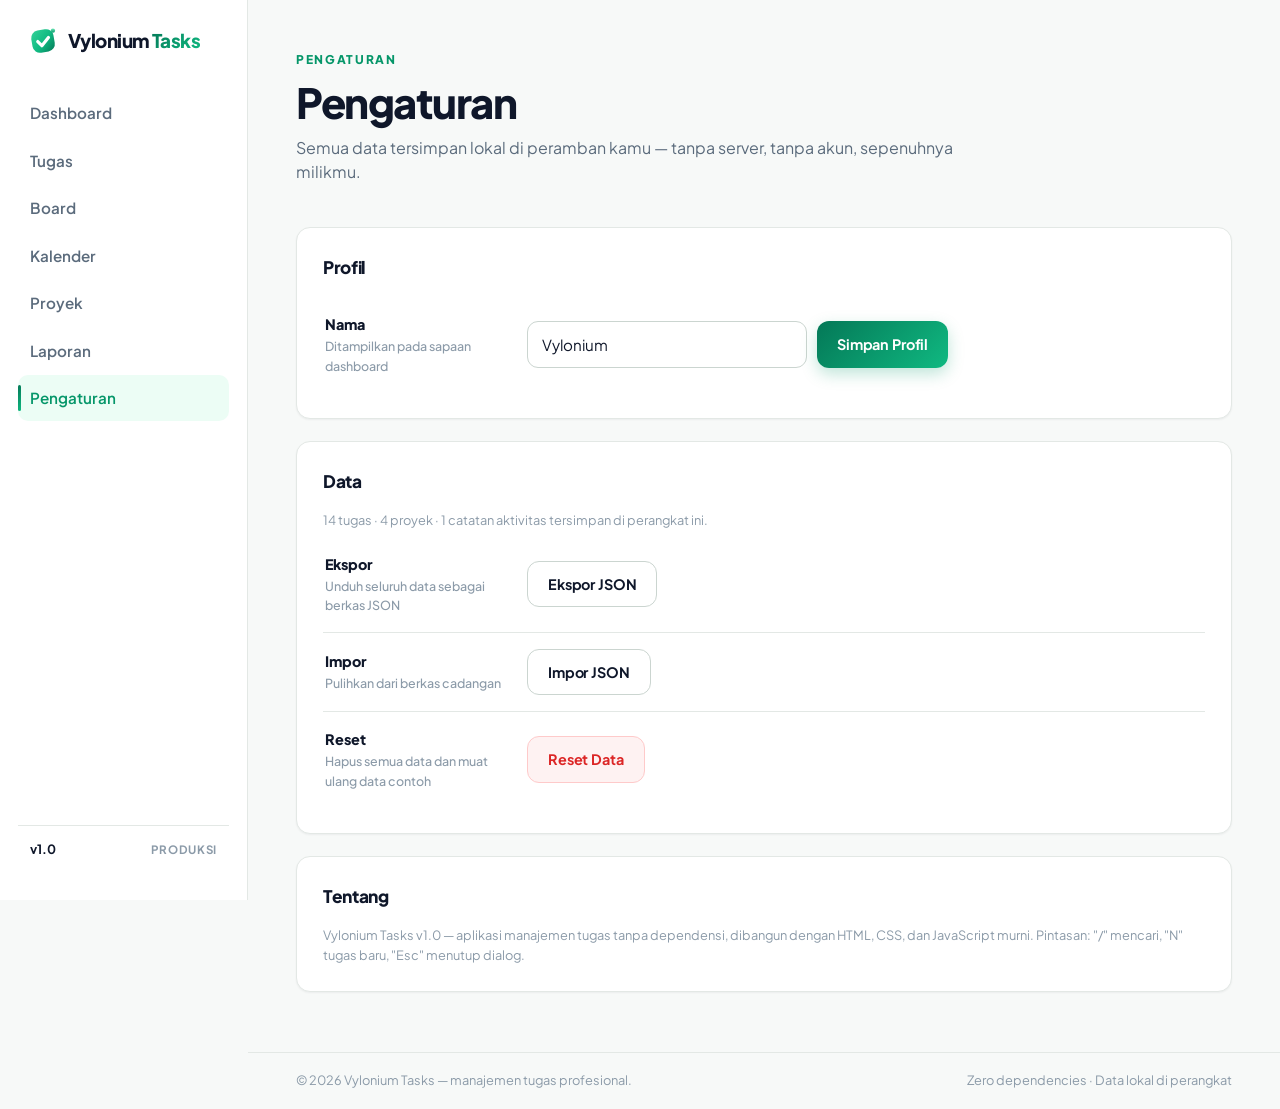
<file: settings.html>
<!doctype html>
<html lang="id">
<head>
<meta charset="utf-8">
<meta name="viewport" content="width=device-width,initial-scale=1">
<title>Pengaturan — Vylonium Tasks</title>
<meta name="description" content="Profil, ekspor dan impor data, serta pengaturan aplikasi Vylonium Tasks.">
<meta name="theme-color" content="#059669">
<link rel="icon" type="image/svg+xml" href="assets/img/favicon.svg">
<link rel="manifest" href="manifest.webmanifest">
<meta property="og:type" content="website">
<meta property="og:title" content="Pengaturan — Vylonium Tasks">
<meta property="og:description" content="Profil, ekspor dan impor data, serta pengaturan aplikasi Vylonium Tasks.">
<meta property="og:url" content="https://muzawwied.github.io/vylonium-tasks/settings.html">
<link rel="canonical" href="https://muzawwied.github.io/vylonium-tasks/settings.html">
<meta name="robots" content="index,follow">
<link rel="preconnect" href="https://fonts.googleapis.com">
<link rel="preconnect" href="https://fonts.gstatic.com" crossorigin>
<link href="https://fonts.googleapis.com/css2?family=Plus+Jakarta+Sans:wght@400;500;600;700;800&display=swap" rel="stylesheet">
<link rel="stylesheet" href="assets/css/style.css">
</head>
<body data-page="settings">
<div class="pre" id="pre"><div class="pre-in"><svg viewBox="0 0 32 32"><defs><linearGradient id="vg" x1="0" y1="0" x2="1" y2="1"><stop offset="0" stop-color="#34D399"/><stop offset=".55" stop-color="#10B981"/><stop offset="1" stop-color="#047857"/></linearGradient><linearGradient id="gg" x1="0" y1="0" x2="0" y2="1"><stop offset="0" stop-color="#6EE7B7"/><stop offset="1" stop-color="#059669"/></linearGradient></defs><g transform="rotate(-10 16 16)"><rect x="4" y="4" width="24" height="24" rx="8" fill="url(#vg)"/></g><path d="M10.4 16.6 14.8 21 21.8 12.2" fill="none" stroke="#fff" stroke-width="3.4" stroke-linecap="round" stroke-linejoin="round"/><circle cx="26.6" cy="5" r="2.3" fill="url(#gg)"/></svg><div class="pre-bar"><i></i></div></div></div>
<div class="app">
<aside class="side" id="side">
  <a class="brand" href="index.html"><svg viewBox="0 0 32 32"><defs><linearGradient id="vg" x1="0" y1="0" x2="1" y2="1"><stop offset="0" stop-color="#34D399"/><stop offset=".55" stop-color="#10B981"/><stop offset="1" stop-color="#047857"/></linearGradient><linearGradient id="gg" x1="0" y1="0" x2="0" y2="1"><stop offset="0" stop-color="#6EE7B7"/><stop offset="1" stop-color="#059669"/></linearGradient></defs><g transform="rotate(-10 16 16)"><rect x="4" y="4" width="24" height="24" rx="8" fill="url(#vg)"/></g><path d="M10.4 16.6 14.8 21 21.8 12.2" fill="none" stroke="#fff" stroke-width="3.4" stroke-linecap="round" stroke-linejoin="round"/><circle cx="26.6" cy="5" r="2.3" fill="url(#gg)"/></svg><span>Vylonium <em>Tasks</em></span></a>
  <nav class="nav">
    <a class="n-link" data-nav="dashboard" href="index.html">Dashboard</a>
    <a class="n-link" data-nav="tasks" href="tasks.html">Tugas</a>
    <a class="n-link" data-nav="board" href="board.html">Board</a>
    <a class="n-link" data-nav="calendar" href="calendar.html">Kalender</a>
    <a class="n-link" data-nav="projects" href="projects.html">Proyek</a>
    <a class="n-link" data-nav="reports" href="reports.html">Laporan</a>
    <a class="n-link" data-nav="settings" href="settings.html">Pengaturan</a>
  </nav>
  <div class="side-foot"><b>v1.0</b><span>Produksi</span></div>
</aside>
<div class="side-veil" id="sideVeil"></div>
<main class="main">
<header class="topbar"><button class="burger" id="burger" aria-label="Buka menu"><i></i></button><span class="t-brand"><svg viewBox="0 0 32 32"><defs><linearGradient id="vg" x1="0" y1="0" x2="1" y2="1"><stop offset="0" stop-color="#34D399"/><stop offset=".55" stop-color="#10B981"/><stop offset="1" stop-color="#047857"/></linearGradient><linearGradient id="gg" x1="0" y1="0" x2="0" y2="1"><stop offset="0" stop-color="#6EE7B7"/><stop offset="1" stop-color="#059669"/></linearGradient></defs><g transform="rotate(-10 16 16)"><rect x="4" y="4" width="24" height="24" rx="8" fill="url(#vg)"/></g><path d="M10.4 16.6 14.8 21 21.8 12.2" fill="none" stroke="#fff" stroke-width="3.4" stroke-linecap="round" stroke-linejoin="round"/><circle cx="26.6" cy="5" r="2.3" fill="url(#gg)"/></svg><span>Vylonium <em>Tasks</em></span></span><span class="t-date"></span></header>
<div class="page">
<section class="page-head reveal">
  <p class="kicker">Pengaturan</p>
  <h1>Pengaturan</h1>
  <p class="sub">Semua data tersimpan lokal di peramban kamu — tanpa server, tanpa akun, sepenuhnya milikmu.</p>
</section>
<section class="panel reveal d1">
  <div class="panel-head"><h2>Profil</h2></div>
  <div class="set-grid"><div class="set-l">Nama<small>Ditampilkan pada sapaan dashboard</small></div><span style="display:flex;gap:10px;flex-wrap:wrap"><input class="input" id="setName" placeholder="Nama kamu" style="max-width:280px"><button class="btn primary" id="saveName" type="button">Simpan Profil</button></span></div>
</section>
<section class="panel reveal d2">
  <div class="panel-head"><h2>Data</h2></div>
  <p class="result-note" id="storeInfo" style="margin:0 0 6px"></p>
  <div class="set-grid"><div class="set-l">Ekspor<small>Unduh seluruh data sebagai berkas JSON</small></div><span><button class="btn ghost" id="exportBtn" type="button">Ekspor JSON</button></span></div>
  <div class="set-grid"><div class="set-l">Impor<small>Pulihkan dari berkas cadangan</small></div><span><button class="btn ghost" id="importTrigger" type="button">Impor JSON</button><input type="file" id="importFile" accept="application/json,.json" hidden></span></div>
  <div class="set-grid"><div class="set-l">Reset<small>Hapus semua data dan muat ulang data contoh</small></div><span><button class="btn danger" id="resetBtn" type="button">Reset Data</button></span></div>
</section>
<section class="panel reveal d3">
  <div class="panel-head"><h2>Tentang</h2></div>
  <p class="result-note" style="margin:0">Vylonium Tasks v1.0 — aplikasi manajemen tugas tanpa dependensi, dibangun dengan HTML, CSS, dan JavaScript murni. Pintasan: "/" mencari, "N" tugas baru, "Esc" menutup dialog.</p>
</section>
</div>
<footer class="foot"><span>© 2026 Vylonium Tasks — manajemen tugas profesional.</span><span>Zero dependencies · Data lokal di perangkat</span></footer>
</main>
</div>
<div class="modal" id="mTask" hidden>
  <div class="veil"></div>
  <div class="panel-m" role="dialog" aria-modal="true" aria-labelledby="mTaskTitle">
    <h3 id="mTaskTitle">Tugas Baru</h3>
    <div class="field"><label for="tTitle">Judul</label><input class="input" id="tTitle" placeholder="mis. Rilis fitur baru" maxlength="120"></div>
    <div class="field"><label for="tNotes">Catatan</label><textarea class="input" id="tNotes" placeholder="Detail tambahan…"></textarea></div>
    <div class="form-grid">
      <div class="field"><label for="tProject">Proyek</label><select class="input" id="tProject"></select></div>
      <div class="field"><label for="tDue">Jatuh Tempo</label><input class="input" type="date" id="tDue"></div>
      <div class="field"><label for="tPrio">Prioritas</label><select class="input" id="tPrio"><option value="high">Tinggi</option><option value="med" selected>Sedang</option><option value="low">Rendah</option></select></div>
      <div class="field"><label for="tStatus">Status</label><select class="input" id="tStatus"><option value="todo">To Do</option><option value="doing">Dalam Proses</option><option value="done">Selesai</option></select></div>
      <div class="field"><label for="tRepeat">Berulang</label><select class="input" id="tRepeat"><option value="">Tidak berulang</option><option value="daily">Harian</option><option value="weekly">Mingguan</option></select></div>
      <div class="field full"><label>Subtugas</label>
        <div class="subs" id="subList"></div>
        <div class="sub-add"><input class="input" id="subAddInput" placeholder="Tambah subtugas…"><button class="btn small ghost" id="subAddBtn" type="button">Tambah</button></div>
      </div>
    </div>
    <div class="m-actions">
      <button class="btn danger left" id="tDelete" type="button">Hapus</button>
      <button class="btn ghost" data-close type="button">Batal</button>
      <button class="btn primary" id="tSave" type="button"><span id="tSaveTxt">Buat Tugas</span></button>
    </div>
  </div>
</div>
<div class="modal" id="mConfirm" hidden>
  <div class="veil"></div>
  <div class="panel-m" role="alertdialog" aria-modal="true" style="width:min(430px,100%)">
    <h3 style="margin-bottom:12px">Konfirmasi</h3>
    <p id="confirmMsg" style="color:var(--muted);font-size:.95rem"></p>
    <div class="m-actions"><button class="btn ghost" id="confirmCancel" type="button">Batal</button><button class="btn primary" id="confirmOk" type="button">Ya, lanjutkan</button></div>
  </div>
</div>

<div class="toasts" id="toasts"></div>
<script src="assets/js/app.js"></script>
</body>
</html>
</file>
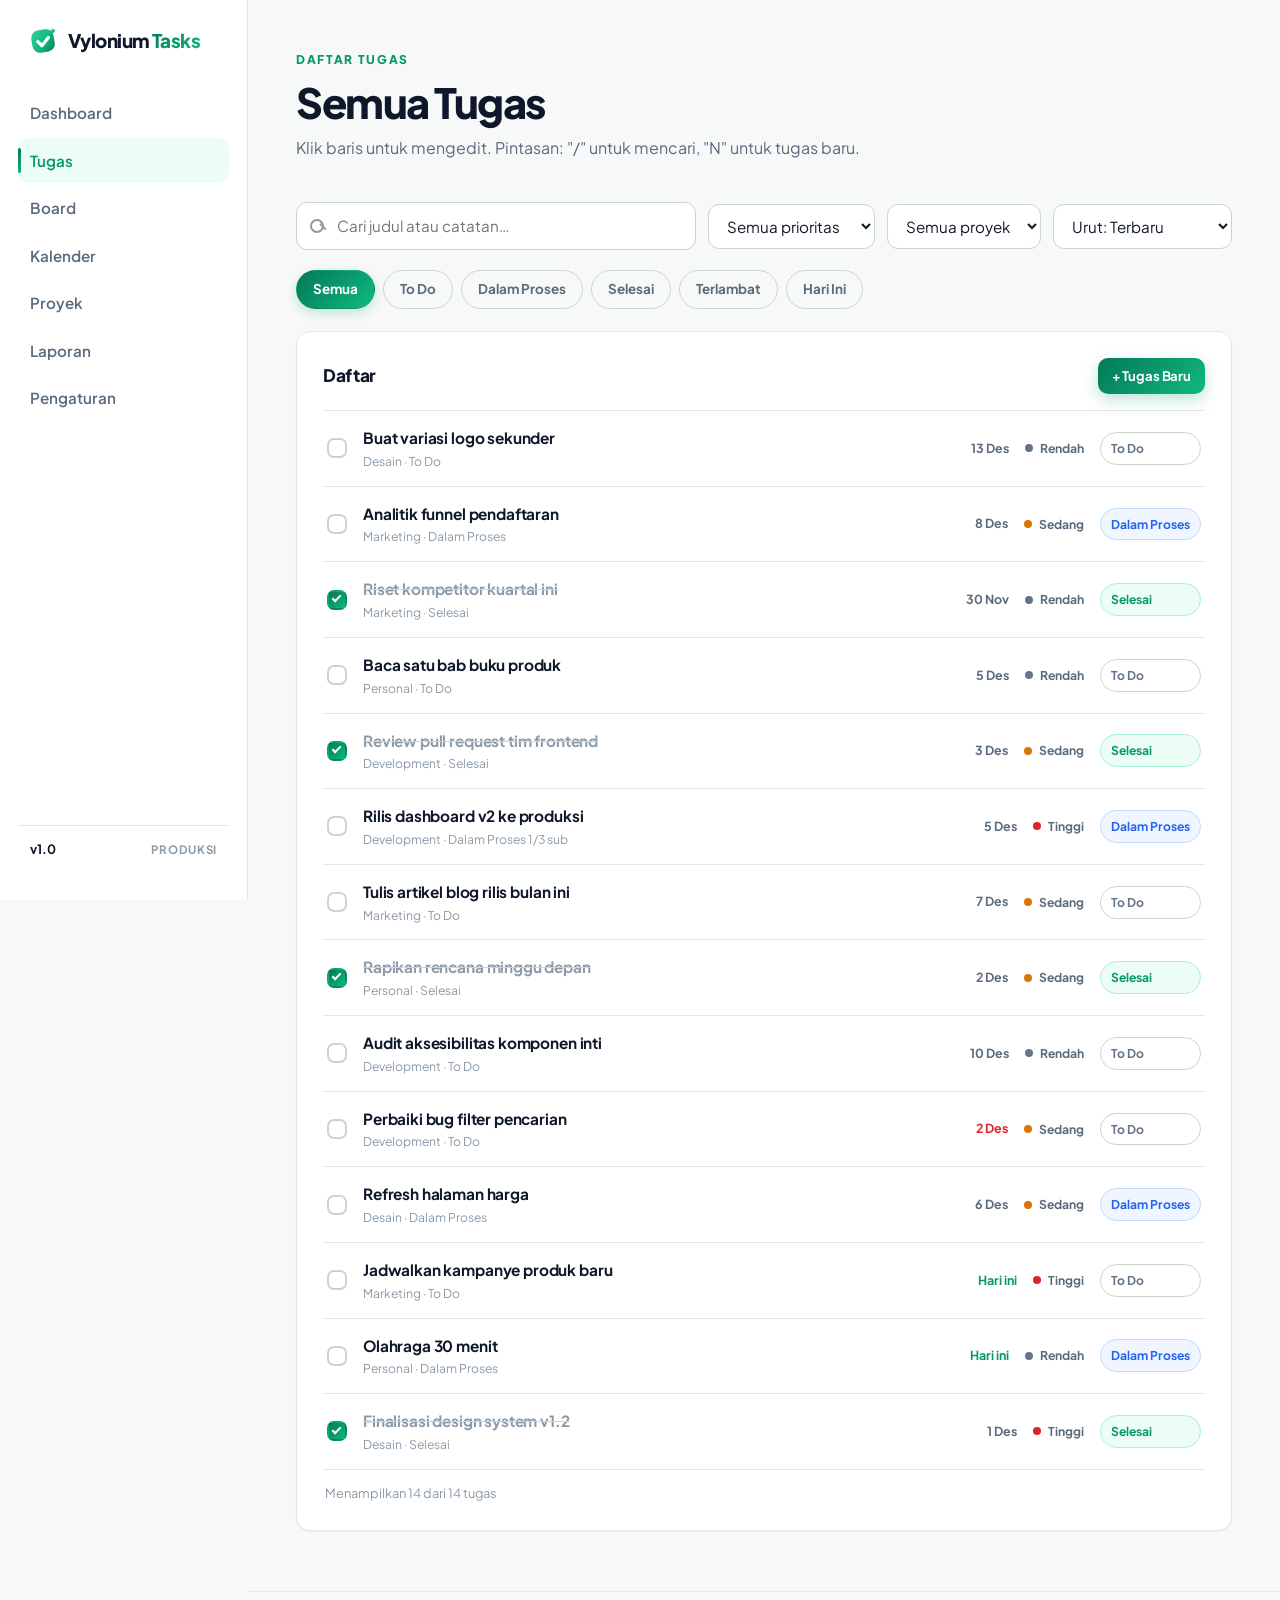
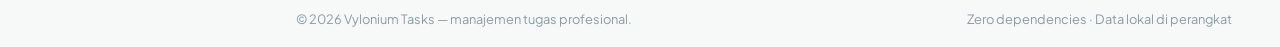
<file: tasks.html>
<!doctype html>
<html lang="id">
<head>
<meta charset="utf-8">
<meta name="viewport" content="width=device-width,initial-scale=1">
<title>Semua Tugas — Vylonium Tasks</title>
<meta name="description" content="Cari, filter, dan kelola seluruh tugas dalam satu daftar dengan prioritas, status, dan jatuh tempo.">
<meta name="theme-color" content="#059669">
<link rel="icon" type="image/svg+xml" href="assets/img/favicon.svg">
<link rel="manifest" href="manifest.webmanifest">
<meta property="og:type" content="website">
<meta property="og:title" content="Semua Tugas — Vylonium Tasks">
<meta property="og:description" content="Cari, filter, dan kelola seluruh tugas dalam satu daftar dengan prioritas, status, dan jatuh tempo.">
<meta property="og:url" content="https://muzawwied.github.io/vylonium-tasks/tasks.html">
<link rel="canonical" href="https://muzawwied.github.io/vylonium-tasks/tasks.html">
<meta name="robots" content="index,follow">
<link rel="preconnect" href="https://fonts.googleapis.com">
<link rel="preconnect" href="https://fonts.gstatic.com" crossorigin>
<link href="https://fonts.googleapis.com/css2?family=Plus+Jakarta+Sans:wght@400;500;600;700;800&display=swap" rel="stylesheet">
<link rel="stylesheet" href="assets/css/style.css">
</head>
<body data-page="tasks">
<div class="pre" id="pre"><div class="pre-in"><svg viewBox="0 0 32 32"><defs><linearGradient id="vg" x1="0" y1="0" x2="1" y2="1"><stop offset="0" stop-color="#34D399"/><stop offset=".55" stop-color="#10B981"/><stop offset="1" stop-color="#047857"/></linearGradient><linearGradient id="gg" x1="0" y1="0" x2="0" y2="1"><stop offset="0" stop-color="#6EE7B7"/><stop offset="1" stop-color="#059669"/></linearGradient></defs><g transform="rotate(-10 16 16)"><rect x="4" y="4" width="24" height="24" rx="8" fill="url(#vg)"/></g><path d="M10.4 16.6 14.8 21 21.8 12.2" fill="none" stroke="#fff" stroke-width="3.4" stroke-linecap="round" stroke-linejoin="round"/><circle cx="26.6" cy="5" r="2.3" fill="url(#gg)"/></svg><div class="pre-bar"><i></i></div></div></div>
<div class="app">
<aside class="side" id="side">
  <a class="brand" href="index.html"><svg viewBox="0 0 32 32"><defs><linearGradient id="vg" x1="0" y1="0" x2="1" y2="1"><stop offset="0" stop-color="#34D399"/><stop offset=".55" stop-color="#10B981"/><stop offset="1" stop-color="#047857"/></linearGradient><linearGradient id="gg" x1="0" y1="0" x2="0" y2="1"><stop offset="0" stop-color="#6EE7B7"/><stop offset="1" stop-color="#059669"/></linearGradient></defs><g transform="rotate(-10 16 16)"><rect x="4" y="4" width="24" height="24" rx="8" fill="url(#vg)"/></g><path d="M10.4 16.6 14.8 21 21.8 12.2" fill="none" stroke="#fff" stroke-width="3.4" stroke-linecap="round" stroke-linejoin="round"/><circle cx="26.6" cy="5" r="2.3" fill="url(#gg)"/></svg><span>Vylonium <em>Tasks</em></span></a>
  <nav class="nav">
    <a class="n-link" data-nav="dashboard" href="index.html">Dashboard</a>
    <a class="n-link" data-nav="tasks" href="tasks.html">Tugas</a>
    <a class="n-link" data-nav="board" href="board.html">Board</a>
    <a class="n-link" data-nav="calendar" href="calendar.html">Kalender</a>
    <a class="n-link" data-nav="projects" href="projects.html">Proyek</a>
    <a class="n-link" data-nav="reports" href="reports.html">Laporan</a>
    <a class="n-link" data-nav="settings" href="settings.html">Pengaturan</a>
  </nav>
  <div class="side-foot"><b>v1.0</b><span>Produksi</span></div>
</aside>
<div class="side-veil" id="sideVeil"></div>
<main class="main">
<header class="topbar"><button class="burger" id="burger" aria-label="Buka menu"><i></i></button><span class="t-brand"><svg viewBox="0 0 32 32"><defs><linearGradient id="vg" x1="0" y1="0" x2="1" y2="1"><stop offset="0" stop-color="#34D399"/><stop offset=".55" stop-color="#10B981"/><stop offset="1" stop-color="#047857"/></linearGradient><linearGradient id="gg" x1="0" y1="0" x2="0" y2="1"><stop offset="0" stop-color="#6EE7B7"/><stop offset="1" stop-color="#059669"/></linearGradient></defs><g transform="rotate(-10 16 16)"><rect x="4" y="4" width="24" height="24" rx="8" fill="url(#vg)"/></g><path d="M10.4 16.6 14.8 21 21.8 12.2" fill="none" stroke="#fff" stroke-width="3.4" stroke-linecap="round" stroke-linejoin="round"/><circle cx="26.6" cy="5" r="2.3" fill="url(#gg)"/></svg><span>Vylonium <em>Tasks</em></span></span><span class="t-date"></span></header>
<div class="page">
<section class="page-head reveal">
  <p class="kicker">Daftar Tugas</p>
  <h1>Semua Tugas</h1>
  <p class="sub">Klik baris untuk mengedit. Pintasan: "/" untuk mencari, "N" untuk tugas baru.</p>
</section>
<section class="reveal d1">
  <div class="toolbar">
    <div class="search"><input class="input" id="taskSearch" placeholder="Cari judul atau catatan…" aria-label="Cari tugas"></div>
    <select class="input" id="fPrio" aria-label="Filter prioritas"><option value="all">Semua prioritas</option><option value="high">Prioritas tinggi</option><option value="med">Prioritas sedang</option><option value="low">Prioritas rendah</option></select>
    <select class="input" id="fProj" aria-label="Filter proyek"><option value="all">Semua proyek</option></select>
    <select class="input" id="fSort" aria-label="Urutan"><option value="new">Urut: Terbaru</option><option value="due">Urut: Jatuh tempo</option><option value="prio">Urut: Prioritas</option><option value="az">Urut: A–Z</option></select>
  </div>
  <div class="chips" id="stChips" style="margin-bottom:22px">
    <button class="chip active" data-st="all" type="button">Semua</button>
    <button class="chip" data-st="todo" type="button">To Do</button>
    <button class="chip" data-st="doing" type="button">Dalam Proses</button>
    <button class="chip" data-st="done" type="button">Selesai</button>
    <button class="chip" data-st="over" type="button">Terlambat</button>
    <button class="chip" data-st="today" type="button">Hari Ini</button>
  </div>
  <section class="panel">
    <div class="panel-head"><h2>Daftar</h2><button class="btn small primary" id="newTaskBtn" type="button">+ Tugas Baru</button></div>
    <div class="rows" id="taskList"></div>
    <p class="result-note" id="taskNote"></p>
  </section>
</section>
</div>
<footer class="foot"><span>© 2026 Vylonium Tasks — manajemen tugas profesional.</span><span>Zero dependencies · Data lokal di perangkat</span></footer>
</main>
</div>
<div class="modal" id="mTask" hidden>
  <div class="veil"></div>
  <div class="panel-m" role="dialog" aria-modal="true" aria-labelledby="mTaskTitle">
    <h3 id="mTaskTitle">Tugas Baru</h3>
    <div class="field"><label for="tTitle">Judul</label><input class="input" id="tTitle" placeholder="mis. Rilis fitur baru" maxlength="120"></div>
    <div class="field"><label for="tNotes">Catatan</label><textarea class="input" id="tNotes" placeholder="Detail tambahan…"></textarea></div>
    <div class="form-grid">
      <div class="field"><label for="tProject">Proyek</label><select class="input" id="tProject"></select></div>
      <div class="field"><label for="tDue">Jatuh Tempo</label><input class="input" type="date" id="tDue"></div>
      <div class="field"><label for="tPrio">Prioritas</label><select class="input" id="tPrio"><option value="high">Tinggi</option><option value="med" selected>Sedang</option><option value="low">Rendah</option></select></div>
      <div class="field"><label for="tStatus">Status</label><select class="input" id="tStatus"><option value="todo">To Do</option><option value="doing">Dalam Proses</option><option value="done">Selesai</option></select></div>
      <div class="field"><label for="tRepeat">Berulang</label><select class="input" id="tRepeat"><option value="">Tidak berulang</option><option value="daily">Harian</option><option value="weekly">Mingguan</option></select></div>
      <div class="field full"><label>Subtugas</label>
        <div class="subs" id="subList"></div>
        <div class="sub-add"><input class="input" id="subAddInput" placeholder="Tambah subtugas…"><button class="btn small ghost" id="subAddBtn" type="button">Tambah</button></div>
      </div>
    </div>
    <div class="m-actions">
      <button class="btn danger left" id="tDelete" type="button">Hapus</button>
      <button class="btn ghost" data-close type="button">Batal</button>
      <button class="btn primary" id="tSave" type="button"><span id="tSaveTxt">Buat Tugas</span></button>
    </div>
  </div>
</div>
<div class="modal" id="mConfirm" hidden>
  <div class="veil"></div>
  <div class="panel-m" role="alertdialog" aria-modal="true" style="width:min(430px,100%)">
    <h3 style="margin-bottom:12px">Konfirmasi</h3>
    <p id="confirmMsg" style="color:var(--muted);font-size:.95rem"></p>
    <div class="m-actions"><button class="btn ghost" id="confirmCancel" type="button">Batal</button><button class="btn primary" id="confirmOk" type="button">Ya, lanjutkan</button></div>
  </div>
</div>

<div class="toasts" id="toasts"></div>
<script src="assets/js/app.js"></script>
</body>
</html>
</file>
<file: assets/css/style.css>
@property --pct{syntax:"<number>";inherits:false;initial-value:0}
/* ============ Vylonium Tasks — Design System (light, editorial) ============ */
*,*::before,*::after{box-sizing:border-box;margin:0;padding:0}
:root{
  --bg:#F7F9F8; --surface:#FFFFFF; --surface-2:#F1F5F3;
  --line:#E3E8E5; --line-2:#CBD5D0;
  --ink:#0F172A; --muted:#5B6B7C; --soft:#8B9AA8;
  --acc:#059669; --acc-2:#10B981; --acc-ink:#FFFFFF;
  --grad:linear-gradient(135deg,#047857,#10B981);
  --high:#DC2626; --med:#D97706; --low:#64748B; --doing:#2563EB;
  --radius:14px; --shadow:0 1px 2px rgba(15,23,42,.05);
  --ease:cubic-bezier(.22,1,.36,1);
  --font:"Plus Jakarta Sans",system-ui,-apple-system,"Segoe UI",Roboto,sans-serif;
}
html{overflow-x:hidden;-webkit-text-size-adjust:100%;scroll-behavior:smooth}
body{font-family:var(--font);background:var(--bg);color:var(--ink);line-height:1.55;overflow-x:hidden;min-height:100svh}
img,svg{display:block;max-width:100%}
a{color:inherit;text-decoration:none}
button{font:inherit;color:inherit;background:none;border:0;cursor:pointer}
input,select,textarea{font:inherit;color:inherit}
::selection{background:#A7F3D0;color:#064E3B}
:focus-visible{outline:2px solid var(--acc);outline-offset:2px}

/* ---------- Preloader ---------- */
.pre{position:fixed;inset:0;z-index:200;background:var(--bg);display:grid;place-items:center;transition:opacity .5s var(--ease),visibility .5s}
.pre.done{opacity:0;visibility:hidden}
.pre-in{display:grid;justify-items:center;gap:18px}
.pre-in svg{width:46px;height:46px;animation:preFloat 2.2s ease-in-out infinite}
.pre-bar{width:120px;height:3px;border-radius:99px;background:var(--line);overflow:hidden}
.pre-bar i{display:block;height:100%;width:40%;border-radius:99px;background:var(--grad);animation:preLoad 1.1s var(--ease) infinite}
@keyframes preLoad{0%{transform:translateX(-110%)}100%{transform:translateX(330%)}}
@keyframes preFloat{0%,100%{transform:translateY(0)}50%{transform:translateY(-6px)}}

/* ---------- Layout ---------- */
.app{display:grid;grid-template-columns:248px minmax(0,1fr);min-height:100svh}
.side{border-right:1px solid var(--line);background:var(--surface);position:sticky;top:0;height:100svh;display:flex;flex-direction:column;padding:26px 18px;z-index:40}
.brand{display:inline-flex;align-items:center;gap:10px;font-weight:800;font-size:1.18rem;letter-spacing:-.03em;padding:0 10px;margin-bottom:34px}
.brand svg{width:30px;height:30px;flex-shrink:0;animation:floaty 4s ease-in-out infinite}
.brand em{font-style:normal;background:var(--grad);-webkit-background-clip:text;background-clip:text;-webkit-text-fill-color:transparent}
.nav{display:flex;flex-direction:column;gap:2px}
.n-link{padding:11px 12px;border-radius:10px;font-weight:600;font-size:.95rem;color:var(--muted);transition:color .2s,background .2s;position:relative}
.n-link:hover{color:var(--ink);background:var(--surface-2)}
.n-link.active{color:var(--acc);background:#ECFDF5}
.n-link.active::before{content:"";position:absolute;left:0;top:22%;height:56%;width:3px;border-radius:99px;background:var(--grad)}
.side-foot{margin-top:auto;padding:14px 12px;border-top:1px solid var(--line);display:flex;justify-content:space-between;align-items:center}
.side-foot b{font-size:.8rem}
.side-foot span{font-size:.72rem;color:var(--soft);letter-spacing:.06em;text-transform:uppercase;font-weight:700}
.main{display:flex;flex-direction:column;min-width:0}
.topbar{display:none}
.page{flex:1;width:100%;max-width:1080px;margin:0 auto;padding:clamp(26px,4vw,52px) clamp(20px,4vw,48px) 60px}
.foot{border-top:1px solid var(--line);padding:18px clamp(20px,4vw,48px);display:flex;justify-content:space-between;gap:12px;color:var(--soft);font-size:.8rem}

/* ---------- Typography ---------- */
.kicker{font-size:.75rem;font-weight:800;letter-spacing:.14em;text-transform:uppercase;color:var(--acc);margin-bottom:10px}
h1{font-size:clamp(1.9rem,3.4vw,2.6rem);font-weight:800;letter-spacing:-.035em;line-height:1.1}
.sub{color:var(--muted);margin-top:10px;max-width:60ch}
.page-head{margin-bottom:clamp(26px,4vw,42px)}
.page-head .actions{display:flex;gap:12px;margin-top:22px;flex-wrap:wrap}
h2{font-size:1.08rem;font-weight:800;letter-spacing:-.02em}
.panel{background:var(--surface);border:1px solid var(--line);border-radius:var(--radius);box-shadow:var(--shadow);padding:clamp(18px,2.6vw,26px);min-width:0}
.panel + .panel{margin-top:22px}
.panel-head{display:flex;align-items:center;justify-content:space-between;gap:12px;margin-bottom:16px}
.panel-head h2{display:flex;align-items:baseline;gap:10px}
.count-pill{font-size:.72rem;font-weight:800;color:var(--soft);background:var(--surface-2);padding:3px 10px;border-radius:99px}

/* ---------- Stats (editorial, tanpa card) ---------- */
.stats{display:grid;grid-template-columns:repeat(4,1fr);border-block:1px solid var(--line);margin-bottom:clamp(26px,4vw,42px)}
.stat{padding:26px 10px;text-align:center;position:relative}
.stat + .stat::before{content:"";position:absolute;left:0;top:20%;height:60%;width:1px;background:var(--line)}
.stat-n{display:block;font-size:clamp(2rem,3.6vw,2.9rem);font-weight:800;letter-spacing:-.04em;line-height:1.05;font-variant-numeric:tabular-nums}
.stat-l{display:block;margin-top:6px;font-size:.74rem;font-weight:700;letter-spacing:.12em;text-transform:uppercase;color:var(--soft)}
.stat.warn .stat-n{color:var(--high)}

/* ---------- Buttons ---------- */
.btn{display:inline-flex;align-items:center;justify-content:center;gap:8px;padding:11px 20px;border-radius:12px;font-weight:700;font-size:.9rem;letter-spacing:-.01em;transition:transform .2s var(--ease),box-shadow .25s,background .2s,color .2s,border-color .2s;white-space:nowrap}
.btn.primary{background:var(--grad);color:var(--acc-ink);box-shadow:0 6px 16px rgba(5,150,105,.25)}
.btn.primary:hover{transform:translateY(-2px);box-shadow:0 10px 22px rgba(5,150,105,.32)}
.btn.ghost{border:1.5px solid var(--line-2);color:var(--ink);background:var(--surface)}
.btn.ghost:hover{border-color:var(--acc);color:var(--acc)}
.btn.danger{background:#FEF2F2;color:var(--high);border:1.5px solid #FECACA}
.btn.danger:hover{background:#FEE2E2}
.btn.small{padding:8px 14px;font-size:.82rem;border-radius:10px}
.btn:active{transform:scale(.97)}

/* ---------- Forms ---------- */
.field{margin-bottom:16px;min-width:0}
.field label{display:block;font-size:.78rem;font-weight:800;letter-spacing:.06em;text-transform:uppercase;color:var(--soft);margin-bottom:7px}
.input,select.input,textarea.input{width:100%;padding:11px 14px;border:1.5px solid var(--line-2);border-radius:11px;background:var(--surface);transition:border-color .2s,box-shadow .2s;font-size:.95rem;min-width:0}
.input:focus{outline:none;border-color:var(--acc);box-shadow:0 0 0 3px rgba(5,150,105,.12)}
textarea.input{resize:vertical;min-height:84px}
.form-grid{display:grid;grid-template-columns:1fr 1fr;gap:0 16px}
.form-grid .full{grid-column:1/-1}

/* ---------- Chips filter ---------- */
.chips{display:flex;gap:8px;flex-wrap:wrap}
.chip{padding:8px 16px;border-radius:99px;border:1.5px solid var(--line-2);font-size:.84rem;font-weight:700;color:var(--muted);transition:all .2s;white-space:nowrap}
.chip:hover{border-color:var(--acc);color:var(--acc)}
.chip.active{background:var(--grad);border-color:transparent;color:#fff;box-shadow:0 4px 12px rgba(5,150,105,.22)}

/* ---------- Toolbar ---------- */
.toolbar{display:flex;flex-wrap:wrap;gap:12px;margin-bottom:20px;align-items:center}
.search{position:relative;flex:1;min-width:220px}
.search .input{padding-left:40px}
.search::before{content:"";position:absolute;left:14px;top:50%;width:14px;height:14px;transform:translateY(-50%);border:2px solid var(--soft);border-radius:99px}
.search::after{content:"";position:absolute;left:23px;top:50%;width:8px;height:2px;background:var(--soft);transform:translateY(-20%) rotate(45deg)}
.toolbar select.input{width:auto;min-width:0}

/* ---------- Task rows (list, bukan card) ---------- */
.rows{border-top:1px solid var(--line)}
.row{display:grid;grid-template-columns:auto minmax(0,1fr) auto auto auto;gap:16px;align-items:center;padding:15px 4px;border-bottom:1px solid var(--line);transition:background .2s;cursor:pointer;min-width:0}
.row:hover{background:var(--surface-2)}
.row.done .r-title{color:var(--soft);text-decoration:line-through;text-decoration-color:var(--line-2)}
.chk{appearance:none;width:20px;height:20px;border:2px solid var(--line-2);border-radius:7px;cursor:pointer;transition:all .2s;flex-shrink:0;position:relative}
.chk:checked{background:var(--grad);border-color:transparent}
.chk:checked::after{content:"";position:absolute;left:5px;top:1.5px;width:5px;height:9px;border:solid #fff;border-width:0 2.5px 2.5px 0;transform:rotate(45deg)}
.r-main{min-width:0}
.r-title{display:block;font-weight:700;font-size:.96rem;letter-spacing:-.01em;overflow:hidden;text-overflow:ellipsis;white-space:nowrap}
.r-meta{display:block;font-size:.76rem;color:var(--soft);margin-top:2px;overflow:hidden;text-overflow:ellipsis;white-space:nowrap}
.r-due{font-size:.78rem;font-weight:700;color:var(--muted);white-space:nowrap}
.r-due.over{color:var(--high)}
.r-due.today{color:var(--acc)}
.r-due.ok{color:var(--muted)}
.prio{display:inline-flex;align-items:center;gap:7px;font-size:.76rem;font-weight:700;color:var(--muted);white-space:nowrap}
.dot{width:8px;height:8px;border-radius:99px;flex-shrink:0}
.dot.high{background:var(--high)}.dot.med{background:var(--med)}.dot.low{background:var(--low)}
.st-sel{appearance:none;border:1.5px solid var(--line-2);background:var(--surface);border-radius:99px;padding:6px 10px;font-size:.76rem;font-weight:700;color:var(--muted);cursor:pointer;transition:all .2s}
.st-sel.v-todo{color:var(--low)}.st-sel.v-doing{color:var(--doing);border-color:#BFDBFE;background:#EFF6FF}
.st-sel.v-done{color:var(--acc);border-color:#A7F3D0;background:#ECFDF5}
.empty{padding:38px 10px;text-align:center;color:var(--soft);font-size:.9rem}
.result-note{font-size:.8rem;color:var(--soft);margin:14px 2px 0}

/* ---------- Dashboard grid ---------- */
.dash-grid{display:grid;grid-template-columns:1fr 1fr;gap:22px;align-items:start}
.dash-grid .panel{margin:0}
.dash-grid .wide{grid-column:1/-1}
.q-add{display:flex;gap:10px;margin-bottom:16px}
.q-add .input{flex:1}
.rows.mini .row{grid-template-columns:auto minmax(0,1fr) auto;gap:12px;padding:12px 4px}
.act{display:grid;grid-template-columns:minmax(0,1fr) auto;gap:14px;padding:12px 4px;border-bottom:1px solid var(--line);font-size:.86rem}
.act:last-child{border-bottom:0}
.act time{font-size:.72rem;color:var(--soft);white-space:nowrap;font-weight:600}

/* ---------- Bars chart ---------- */
.bars{display:grid;grid-auto-flow:column;grid-auto-columns:1fr;gap:14px;align-items:end;height:180px;padding-top:10px}
.bar{display:flex;flex-direction:column;justify-content:flex-end;height:100%;gap:8px;min-width:0}
.bar i{display:block;width:100%;max-width:34px;margin:0 auto;border-radius:8px 8px 3px 3px;background:var(--grad);height:0;transition:height 1s var(--ease)}
.bar b{display:block;text-align:center;font-size:.7rem;font-weight:700;color:var(--soft)}
.bar em{display:block;text-align:center;font-size:.78rem;font-weight:800;font-variant-numeric:tabular-nums}
.bar.zero i{background:var(--line-2)}

/* ---------- Donut & progress ---------- */
.donut-wrap{display:flex;gap:26px;align-items:center;flex-wrap:wrap}
.donut{width:150px;height:150px;border-radius:50%;background:conic-gradient(var(--acc) calc(var(--pct,0)*1%),var(--line) 0);display:grid;place-items:center;transition:--pct 1s var(--ease)}
.donut-in{width:112px;height:112px;border-radius:50%;background:var(--surface);display:grid;place-items:center;text-align:center}
.donut-in b{font-size:1.7rem;font-weight:800;letter-spacing:-.03em}
.donut-in span{font-size:.68rem;color:var(--soft);font-weight:700;letter-spacing:.08em;text-transform:uppercase}
.prog{height:8px;border-radius:99px;background:var(--surface-2);overflow:hidden;min-width:80px}
.prog i{display:block;height:100%;width:0;border-radius:99px;background:var(--grad);transition:width 1s var(--ease)}
.prog-line{display:grid;grid-template-columns:minmax(90px,150px) minmax(0,1fr) auto;gap:16px;align-items:center;padding:13px 2px;border-bottom:1px solid var(--line);font-size:.9rem;min-width:0}
.prog-line:last-child{border-bottom:0}
.prog-line .p-name{font-weight:700;overflow:hidden;text-overflow:ellipsis;white-space:nowrap}
.prog-line .p-val{font-size:.78rem;font-weight:800;color:var(--soft);font-variant-numeric:tabular-nums;white-space:nowrap}
.hbar{display:grid;grid-template-columns:minmax(80px,120px) minmax(0,1fr) auto;gap:14px;align-items:center;padding:10px 2px;font-size:.88rem}
.hbar .prog{height:10px}

/* ---------- Board (kanban) ---------- */
.board{display:grid;grid-template-columns:repeat(3,minmax(0,1fr));gap:18px;align-items:start}
.col{background:var(--surface-2);border:1px solid var(--line);border-radius:var(--radius);padding:14px;transition:background .2s,border-color .2s;min-width:0}
.col.drag{border-color:var(--acc);background:#ECFDF5}
.col-head{display:flex;justify-content:space-between;align-items:center;padding:4px 6px 12px}
.col-head h2{font-size:.8rem;letter-spacing:.1em;text-transform:uppercase;color:var(--muted)}
.kcard{background:var(--surface);border:1px solid var(--line);border-radius:11px;padding:13px 14px;margin-bottom:10px;cursor:grab;transition:transform .2s var(--ease),box-shadow .2s,border-color .2s;animation:cardIn .4s var(--ease) both}
.kcard:hover{transform:translateY(-2px);box-shadow:0 8px 18px rgba(15,23,42,.08);border-color:var(--line-2)}
.kcard:active{cursor:grabbing}
.kcard.over{border-color:#FECACA}
.k-title{font-weight:700;font-size:.9rem;letter-spacing:-.01em;line-height:1.35}
.k-meta{display:flex;gap:10px;align-items:center;margin-top:9px;flex-wrap:wrap}
.k-meta small{font-size:.7rem;color:var(--soft);font-weight:600}
.k-sub small{color:var(--acc)}
@keyframes cardIn{from{opacity:0;transform:translateY(8px)}to{opacity:1;transform:none}}
.col-add{width:100%;text-align:center;padding:9px;border-radius:10px;color:var(--soft);font-weight:700;font-size:.8rem;transition:all .2s}
.col-add:hover{background:var(--surface);color:var(--acc)}

/* ---------- Calendar ---------- */
.cal-head{display:flex;justify-content:space-between;align-items:center;gap:14px;margin-bottom:20px;flex-wrap:wrap}
.cal-nav{display:flex;gap:8px;align-items:center}
.cal-nav .btn{padding:9px 15px}
.cal{display:grid;grid-template-columns:repeat(7,minmax(0,1fr));border:1px solid var(--line);border-radius:var(--radius);overflow:hidden;background:var(--surface)}
.cal-dow{padding:12px 6px;text-align:center;font-size:.7rem;font-weight:800;letter-spacing:.1em;text-transform:uppercase;color:var(--soft);background:var(--surface-2);border-bottom:1px solid var(--line)}
.cal-cell{min-height:104px;border-top:1px solid var(--line);border-left:1px solid var(--line);padding:8px;cursor:pointer;transition:background .2s;display:flex;flex-direction:column;gap:5px;min-width:0}
.cal-cell:nth-child(7n+8){border-left:0}
.cal-cell:hover{background:var(--surface-2)}
.cal-cell.dim{color:var(--line-2)}
.cal-cell.today{background:#ECFDF5}
.cal-num{font-size:.76rem;font-weight:700}
.cal-cell.today .cal-num{color:var(--acc)}
.cal-chip{font-size:.68rem;font-weight:700;padding:2px 7px;border-radius:6px;white-space:nowrap;overflow:hidden;text-overflow:ellipsis}
.cal-chip.high{background:#FEF2F2;color:var(--high)}
.cal-chip.med{background:#FFFBEB;color:#B45309}
.cal-chip.low{background:#F1F5F9;color:var(--low)}
.cal-chip.done{background:#ECFDF5;color:var(--acc);text-decoration:line-through}
.cal-more{font-size:.66rem;color:var(--soft);font-weight:700}

/* ---------- Modal ---------- */
.modal{position:fixed;inset:0;z-index:100;display:grid;place-items:center;padding:20px}
.modal[hidden]{display:none}
.veil{position:absolute;inset:0;background:rgba(15,23,42,.45);backdrop-filter:blur(3px);animation:fadeIn .25s}
.panel-m{position:relative;width:min(560px,100%);max-height:88svh;overflow:auto;background:var(--surface);border-radius:18px;padding:clamp(22px,3.4vw,32px);box-shadow:0 24px 60px rgba(15,23,42,.25);animation:popIn .3s var(--ease)}
.panel-m h3{font-size:1.25rem;font-weight:800;letter-spacing:-.02em;margin-bottom:20px}
@keyframes fadeIn{from{opacity:0}to{opacity:1}}
@keyframes popIn{from{opacity:0;transform:translateY(14px) scale(.97)}to{opacity:1;transform:none}}
.m-actions{display:flex;justify-content:flex-end;gap:10px;margin-top:22px;flex-wrap:wrap}
.m-actions .left{margin-right:auto}

/* Subtasks */
.subs{border-top:1px solid var(--line)}
.sub-item{display:flex;align-items:center;gap:12px;padding:10px 2px;border-bottom:1px solid var(--line);cursor:pointer}
.sub-item span{flex:1;font-size:.9rem;min-width:0}
.sub-item.checked span{text-decoration:line-through;color:var(--soft)}
.sub-del{color:var(--soft);font-weight:800;padding:2px 8px;border-radius:8px;transition:all .2s}
.sub-del:hover{color:var(--high);background:#FEF2F2}
.sub-add{display:flex;gap:10px;padding-top:12px}

/* ---------- Toast ---------- */
.toasts{position:fixed;right:20px;bottom:20px;z-index:150;display:flex;flex-direction:column;gap:10px}
.toast{background:var(--ink);color:#fff;padding:13px 18px;border-radius:12px;font-size:.86rem;font-weight:600;box-shadow:0 12px 30px rgba(15,23,42,.3);animation:toastIn .35s var(--ease);display:flex;gap:10px;align-items:center;max-width:min(340px,calc(100vw - 40px))}
.toast.ok::before{content:"";width:8px;height:8px;border-radius:99px;background:var(--acc-2);flex-shrink:0}
.toast.err::before{content:"";width:8px;height:8px;border-radius:99px;background:#F87171;flex-shrink:0}
.toast.out{animation:toastOut .3s var(--ease) forwards}
@keyframes toastIn{from{opacity:0;transform:translateY(14px)}to{opacity:1;transform:none}}
@keyframes toastOut{to{opacity:0;transform:translateY(10px)}}

/* ---------- Reveal & motion ---------- */
.reveal{opacity:0;transform:translateY(18px);transition:opacity .7s var(--ease),transform .7s var(--ease)}
.reveal.in{opacity:1;transform:none}
.reveal.d1{transition-delay:.08s}.reveal.d2{transition-delay:.16s}.reveal.d3{transition-delay:.24s}

/* ---------- Settings ---------- */
.set-grid{display:grid;grid-template-columns:180px minmax(0,1fr);gap:14px 22px;padding:16px 2px;border-bottom:1px solid var(--line);align-items:center}
.set-grid:last-child{border-bottom:0}
.set-l{font-weight:800;font-size:.9rem}
.set-l small{display:block;font-weight:500;color:var(--soft);font-size:.78rem;margin-top:2px}

/* ---------- 404 ---------- */
.nf{min-height:100svh;display:grid;place-items:center;text-align:center;padding:30px}
.nf b{font-size:clamp(5rem,18vw,9rem);font-weight:800;letter-spacing:-.05em;background:var(--grad);-webkit-background-clip:text;background-clip:text;-webkit-text-fill-color:transparent;line-height:1}

/* ---------- Hamburger (mobile) ---------- */
.burger{display:none;width:42px;height:42px;border-radius:11px;border:1.5px solid var(--line-2);place-items:center;gap:0}
.burger i,.burger i::before,.burger i::after{display:block;width:18px;height:2px;border-radius:99px;background:var(--ink);transition:transform .3s var(--ease)}
.burger i{position:relative}
.burger i::before,.burger i::after{content:"";position:absolute;left:0}
.burger i::before{top:-6px}.burger i::after{top:6px}
.side-veil{display:none}

/* ---------- Responsive ---------- */
@media(max-width:1024px){
  .dash-grid{grid-template-columns:1fr}
  .stats{grid-template-columns:repeat(2,1fr)}
  .stat:nth-child(3)::before{display:none}
}
@media(max-width:860px){
  .app{grid-template-columns:1fr}
  .side{position:fixed;left:0;top:0;bottom:0;width:270px;transform:translateX(-105%);transition:transform .35s var(--ease);height:100svh}
  .side.open{transform:none;box-shadow:24px 0 60px rgba(15,23,42,.18)}
  .side-veil{display:block;position:fixed;inset:0;background:rgba(15,23,42,.4);z-index:35;opacity:0;visibility:hidden;transition:opacity .3s,visibility .3s}
  .side-veil.show{opacity:1;visibility:visible}
  .topbar{display:flex;align-items:center;gap:12px;position:sticky;top:0;z-index:30;background:var(--bg);border-bottom:1px solid var(--line);padding:14px clamp(16px,4vw,24px)}
  .topbar .t-brand{display:flex;align-items:center;gap:8px;font-weight:800;letter-spacing:-.03em;margin-right:auto}
  .topbar .t-brand svg{width:26px;height:26px}
  .topbar .t-date{font-size:.76rem;color:var(--soft);font-weight:600}
  .burger{display:grid}
  .board{grid-template-columns:1fr}
  .cal-cell{min-height:64px;padding:6px}
  .cal-chip{display:none}
  .cal-cell .cal-dotrow{display:flex;gap:3px;flex-wrap:wrap}
  .cal-dot{width:6px;height:6px;border-radius:99px}
  .cal-dot.high{background:var(--high)}.cal-dot.med{background:var(--med)}.cal-dot.low{background:var(--low)}.cal-dot.done{background:var(--acc)}
}
@media(max-width:640px){
  .stats{grid-template-columns:repeat(2,1fr)}
  .stat{padding:18px 6px}
  .row{grid-template-columns:auto minmax(0,1fr) auto;gap:10px;padding:13px 2px}
  .row .prio,.row .st-sel{display:none}
  .toolbar{gap:10px}.search{min-width:0}
  .form-grid{grid-template-columns:1fr}
  .panel{padding:16px}
  .bars{gap:8px;height:140px}
  .set-grid{grid-template-columns:1fr;gap:6px}
  .cal-head .btn.today-btn{display:none}
  .toasts{left:20px;right:20px;align-items:stretch}
}

/* ---------- Reduced motion ---------- */
@media(prefers-reduced-motion:reduce){
  *,*::before,*::after{animation-duration:.01ms!important;animation-iteration-count:1!important;transition-duration:.01ms!important;scroll-behavior:auto!important}
  .reveal{opacity:1;transform:none}
}

/* ---------- Print ---------- */
@media print{
  .side,.topbar,.foot,.toasts,.pre,.chips,.toolbar,.btn{display:none!important}
  .app{grid-template-columns:1fr}
  body{background:#fff}
}

/* ================= Tambahan: 3D, animasi, polish ================= */
@keyframes floaty{0%,100%{transform:translateY(0)}50%{transform:translateY(-2.5px)}}
body{animation:pageIn .45s var(--ease)}
@keyframes pageIn{from{opacity:0}to{opacity:1}}
.sprog{position:fixed;top:0;left:0;height:3px;width:0;background:var(--grad);z-index:90;transition:width .08s linear;border-radius:0 3px 3px 0}
.stat{transition:transform .3s var(--ease),background .3s}
.stat:hover{background:#ECFDF5}
.empty{border:1.5px dashed var(--line-2);border-radius:12px;margin-top:14px}
.kcard{will-change:transform}
.confetti{position:fixed;width:7px;height:7px;border-radius:2px;pointer-events:none;z-index:180;animation:conf .8s ease-out forwards}
@keyframes conf{to{transform:translate(var(--dx),var(--dy)) rotate(240deg) scale(.3);opacity:0}}
.rep-tag{font-size:.68rem;font-weight:800;color:#B45309;background:#FFFBEB;padding:2px 8px;border-radius:99px;white-space:nowrap}
.panel{transition:box-shadow .3s var(--ease)}
.panel:hover{box-shadow:0 4px 18px rgba(15,23,42,.06)}
</file>
